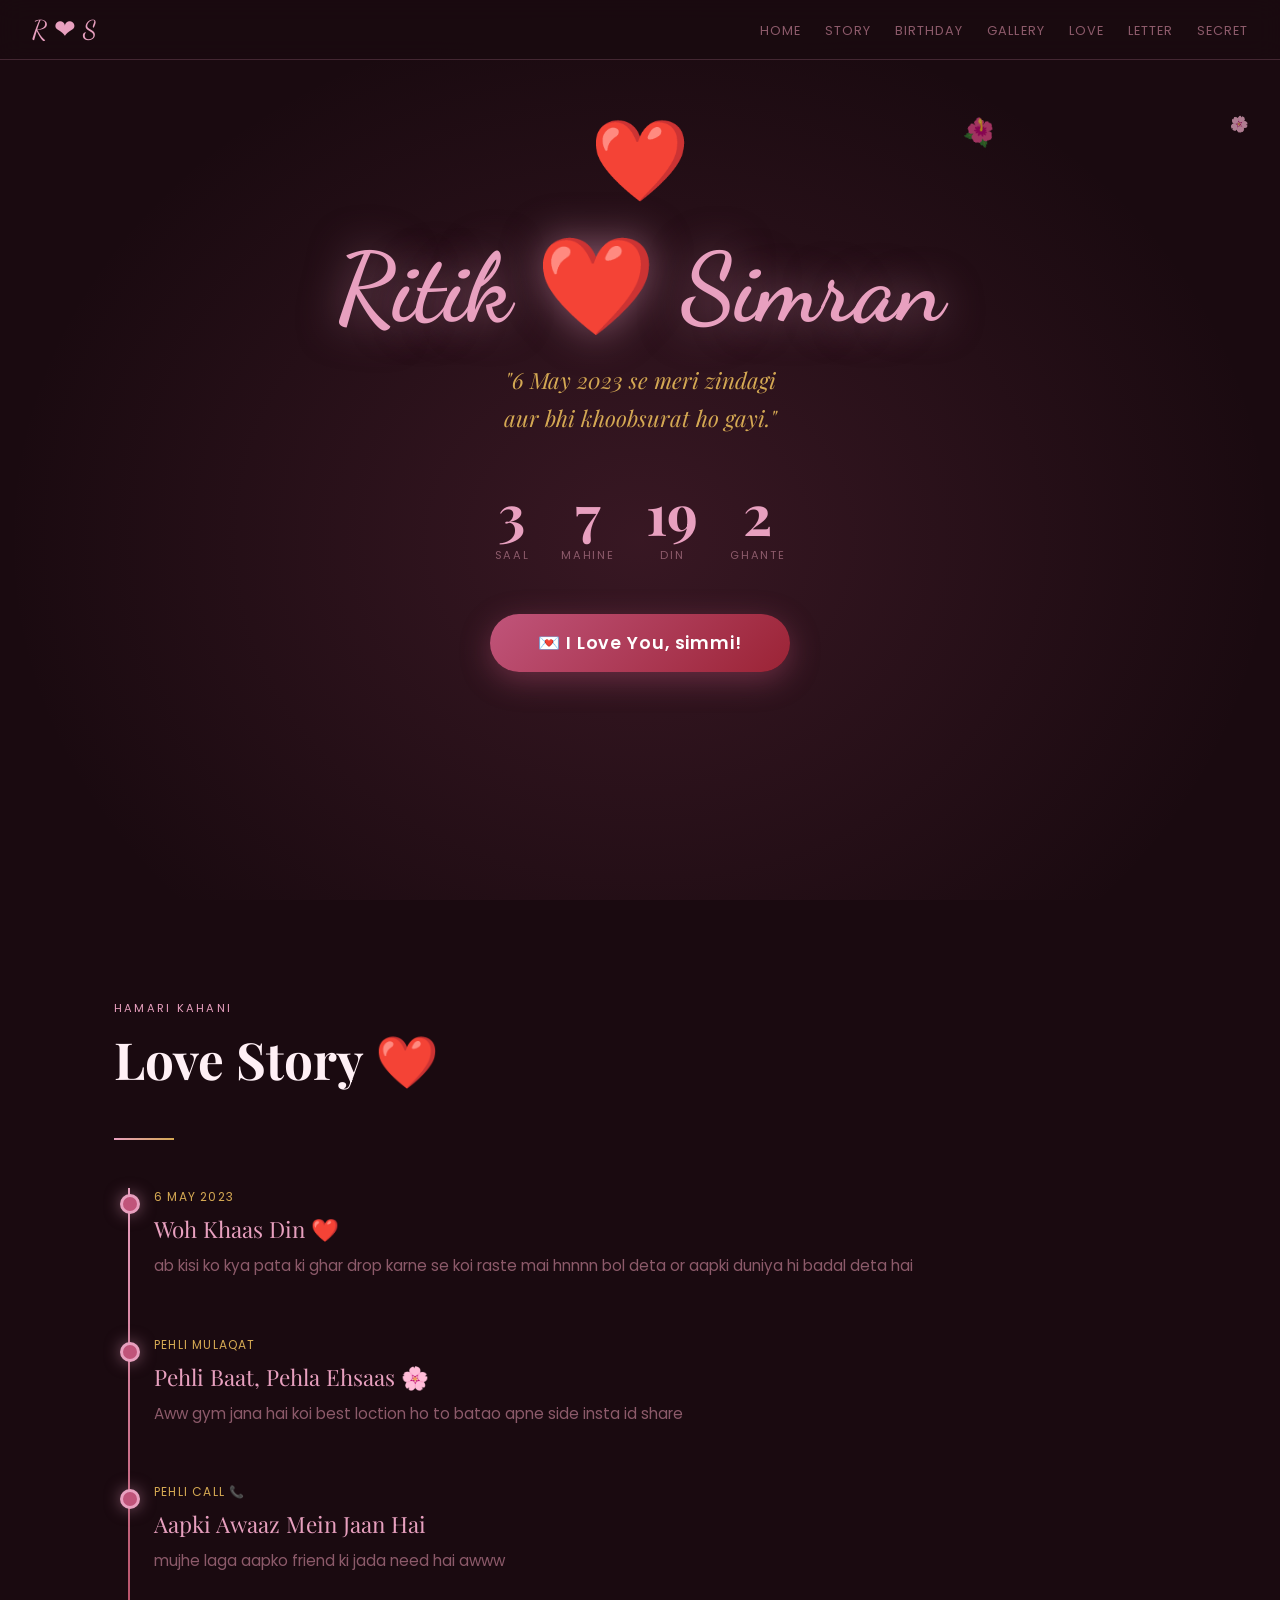
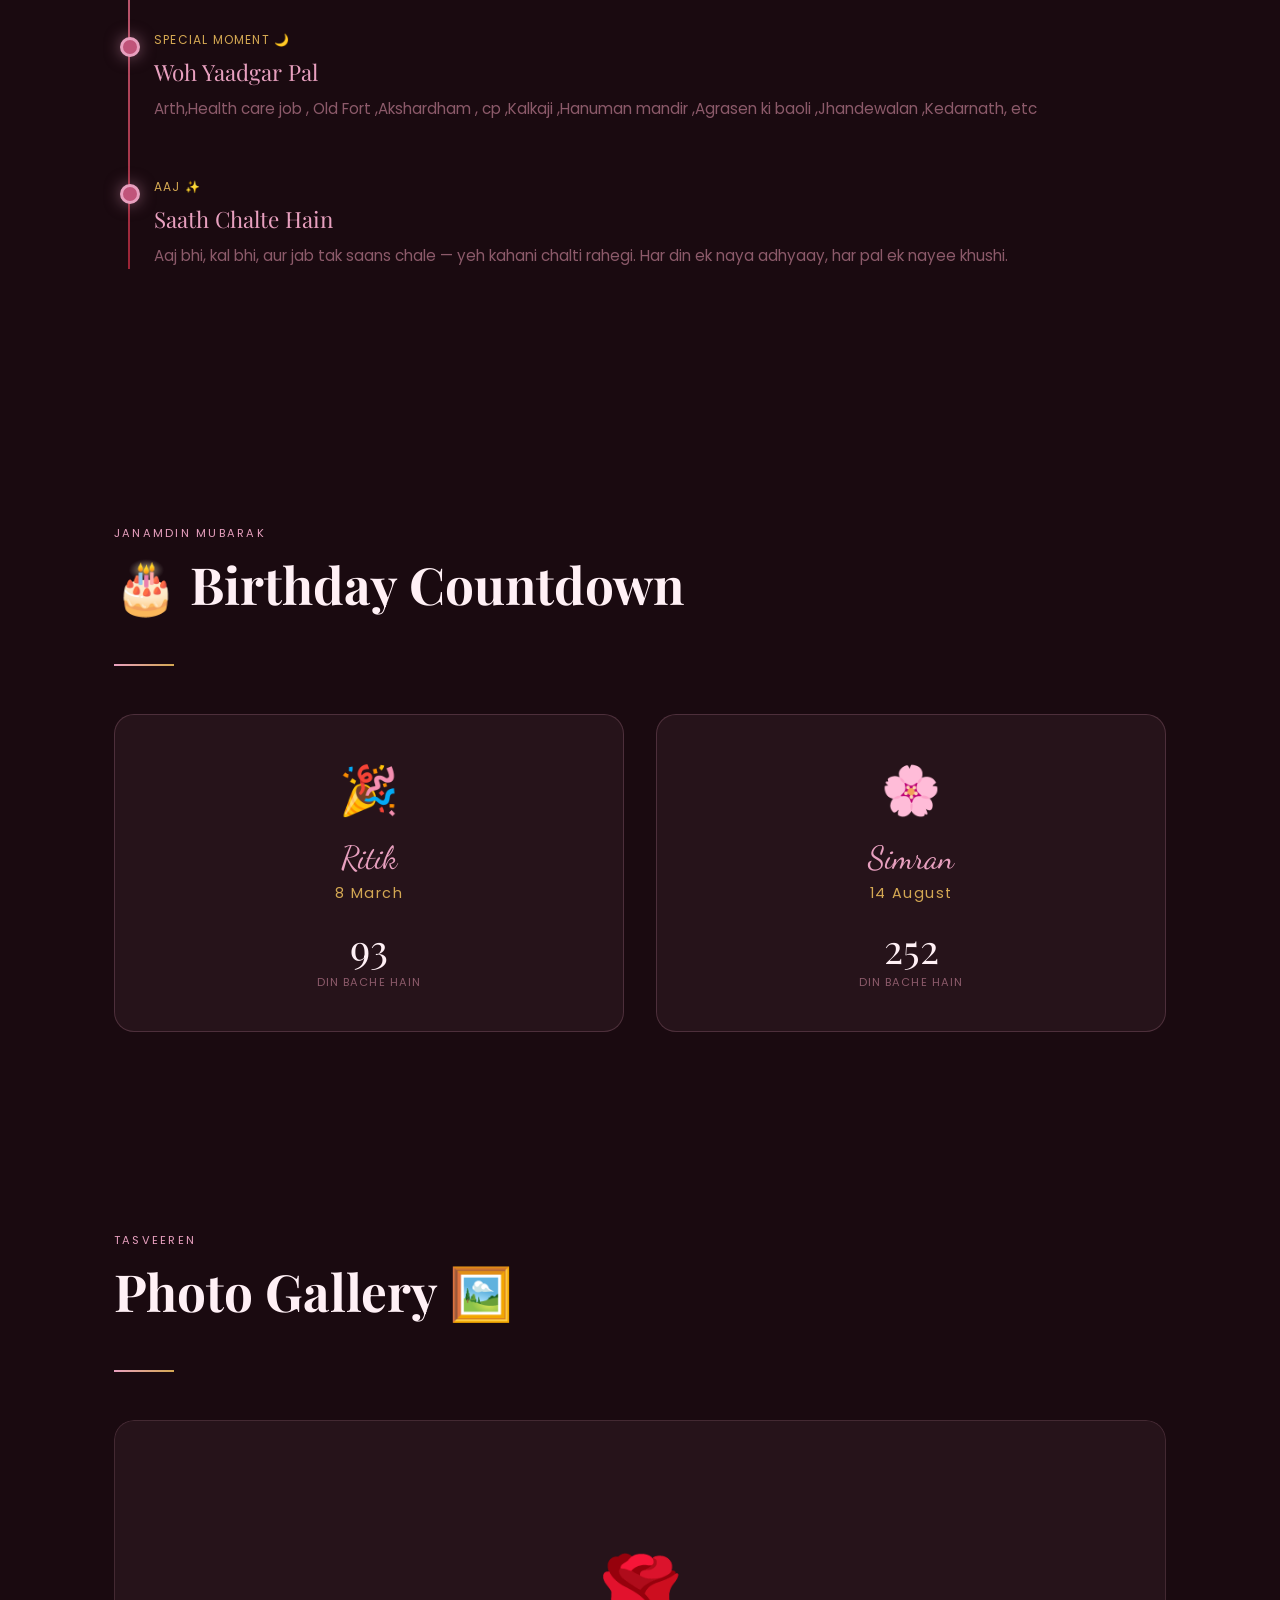
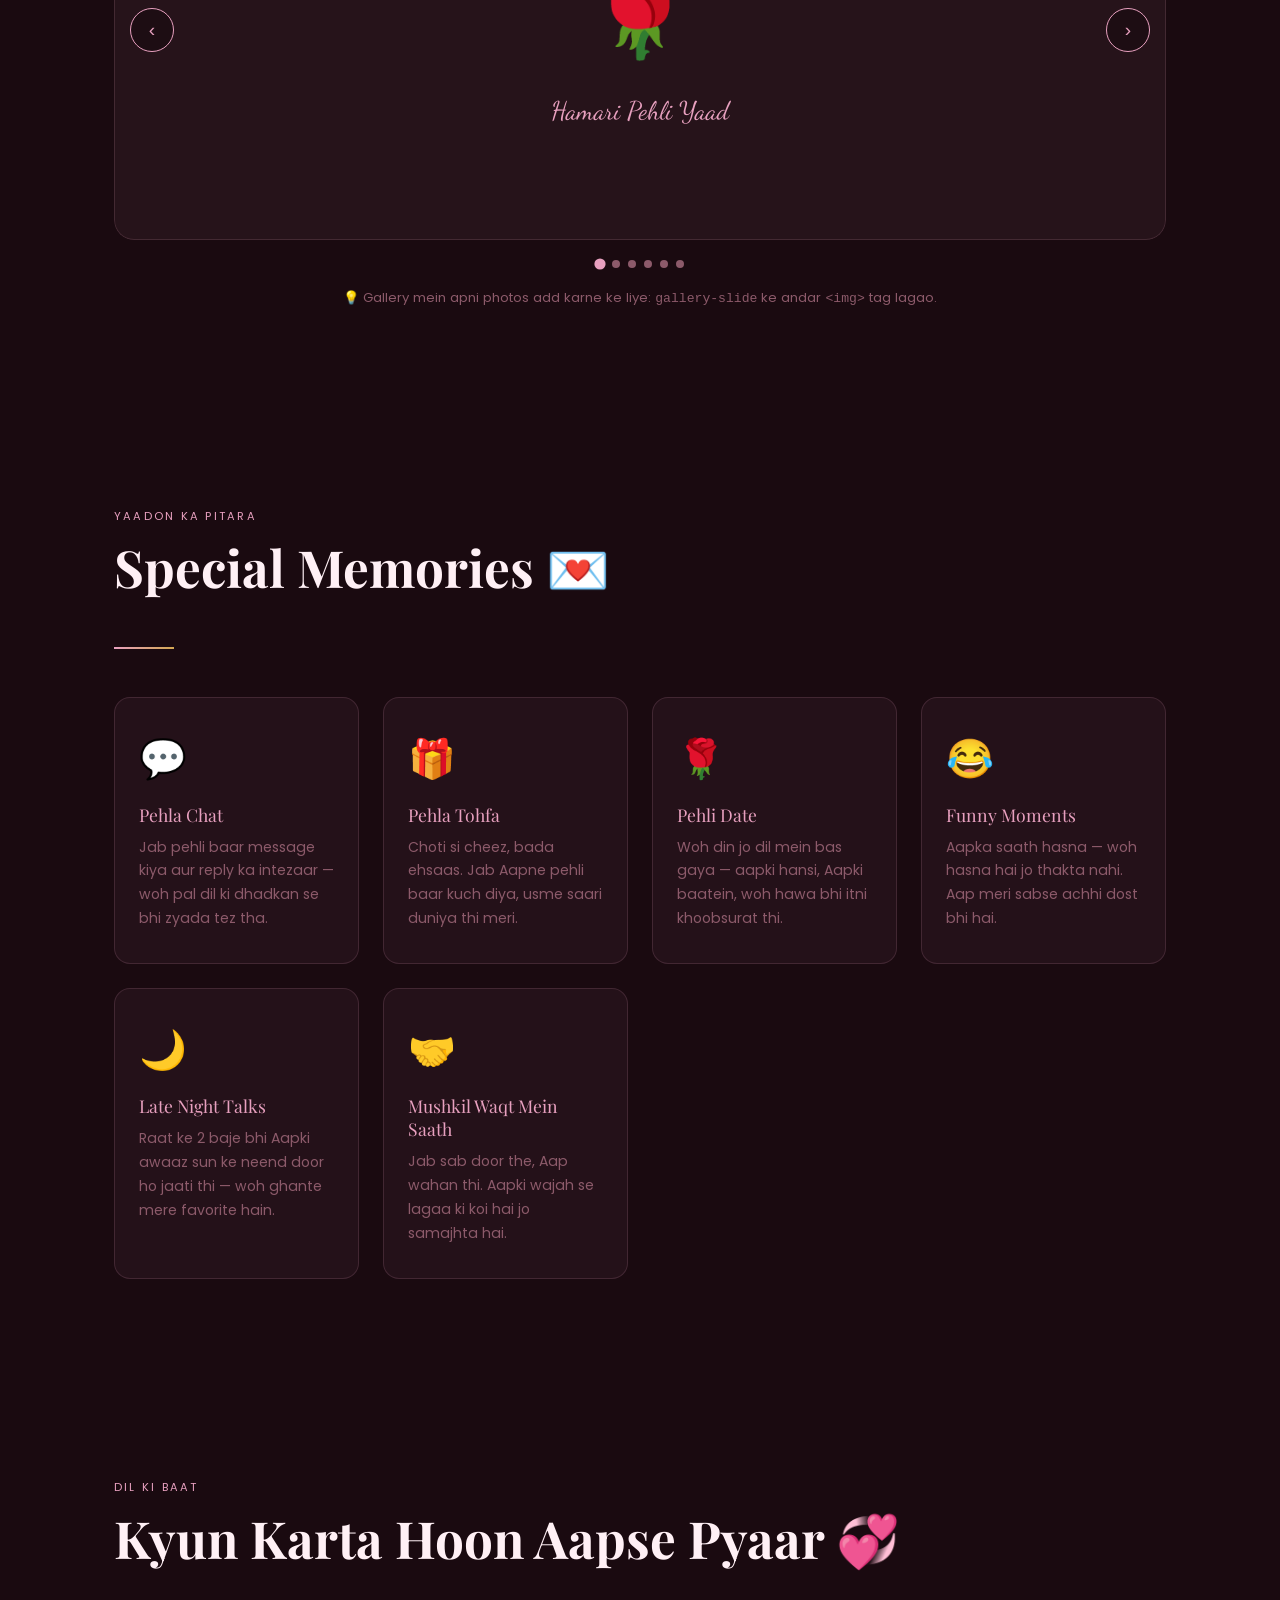
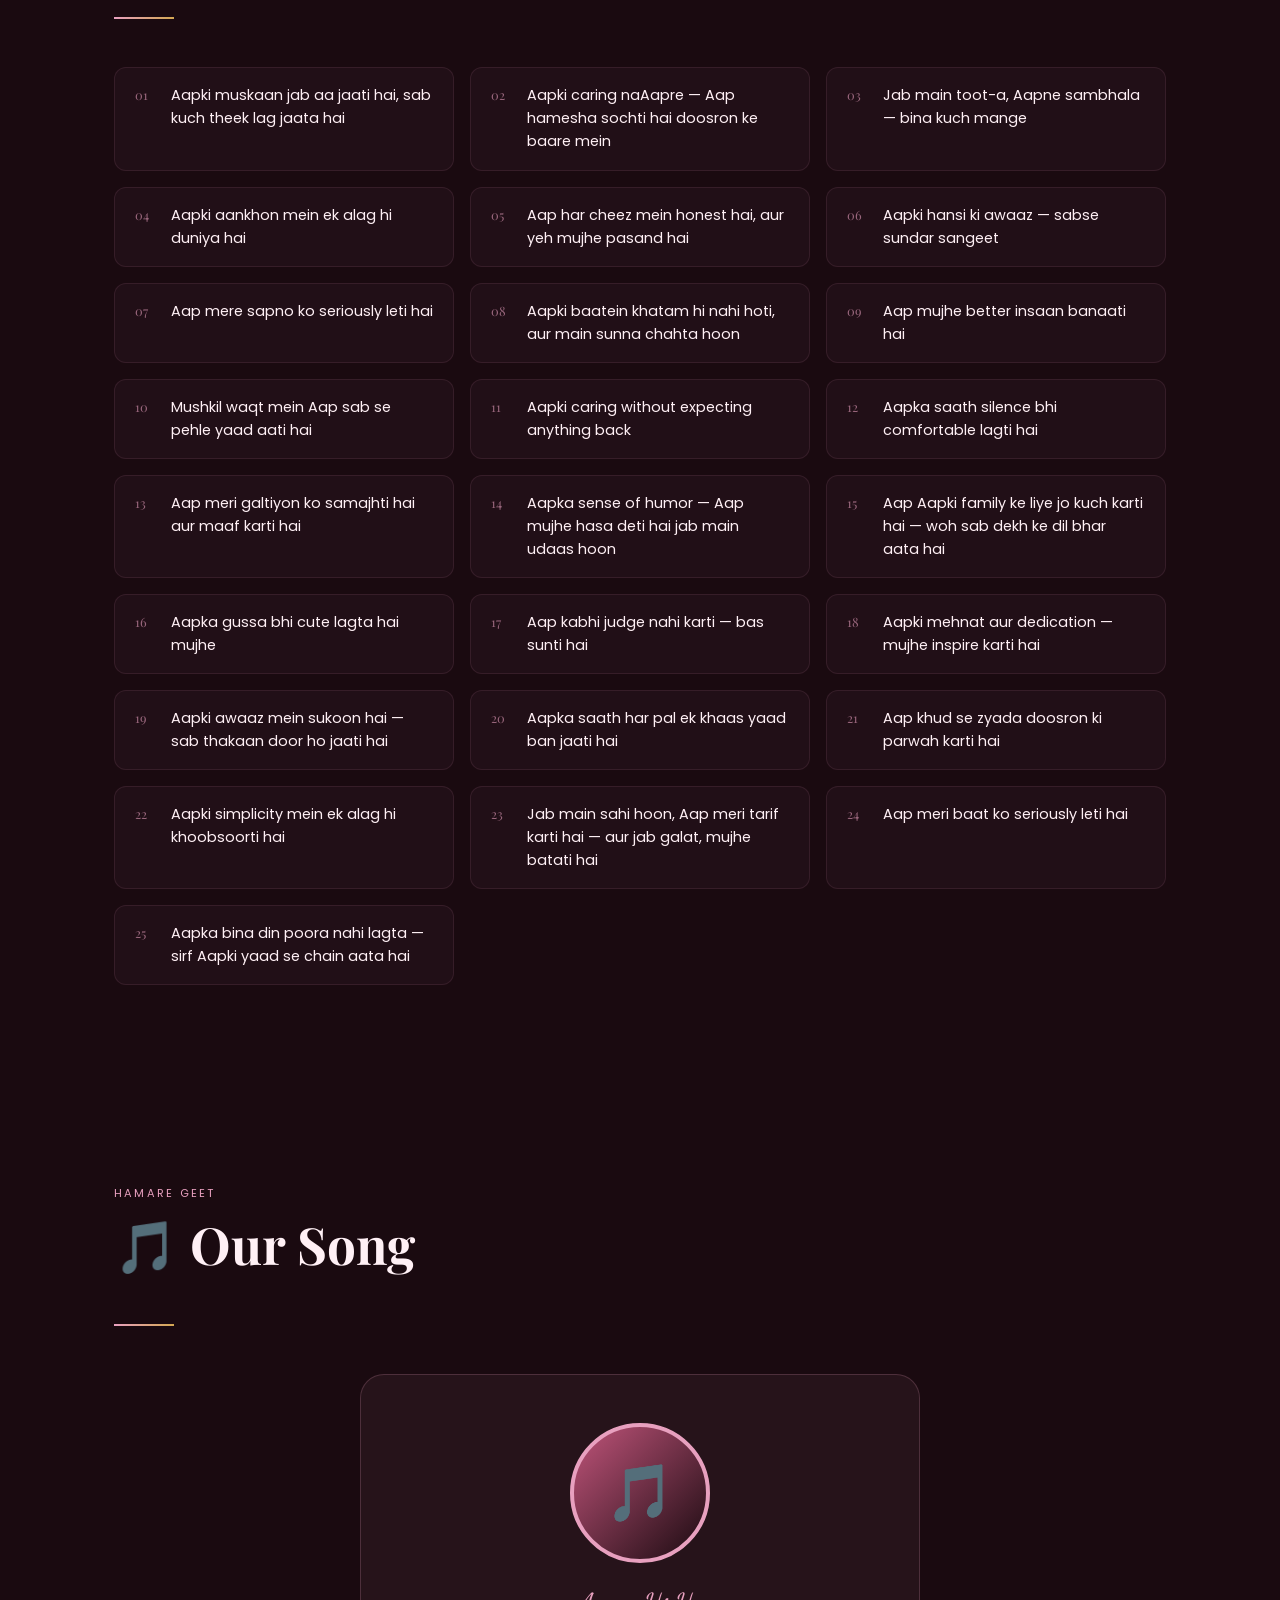
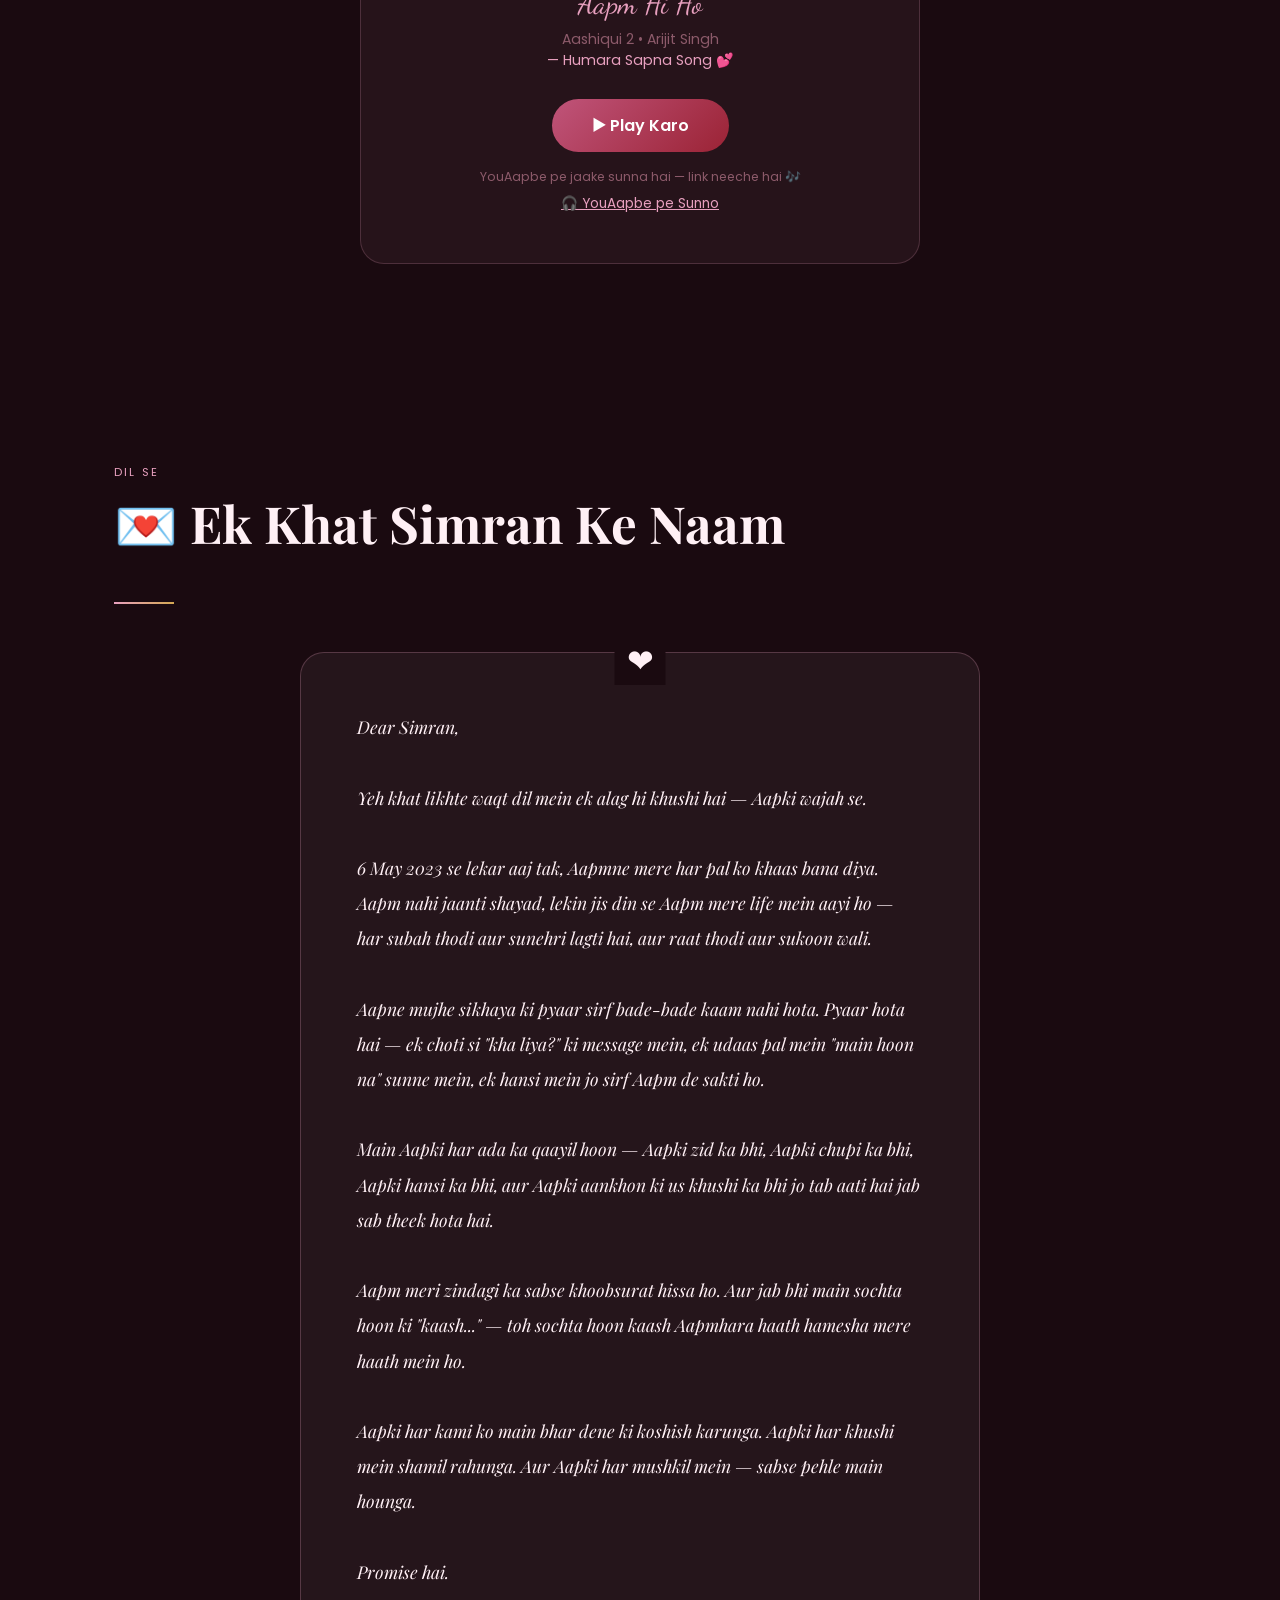
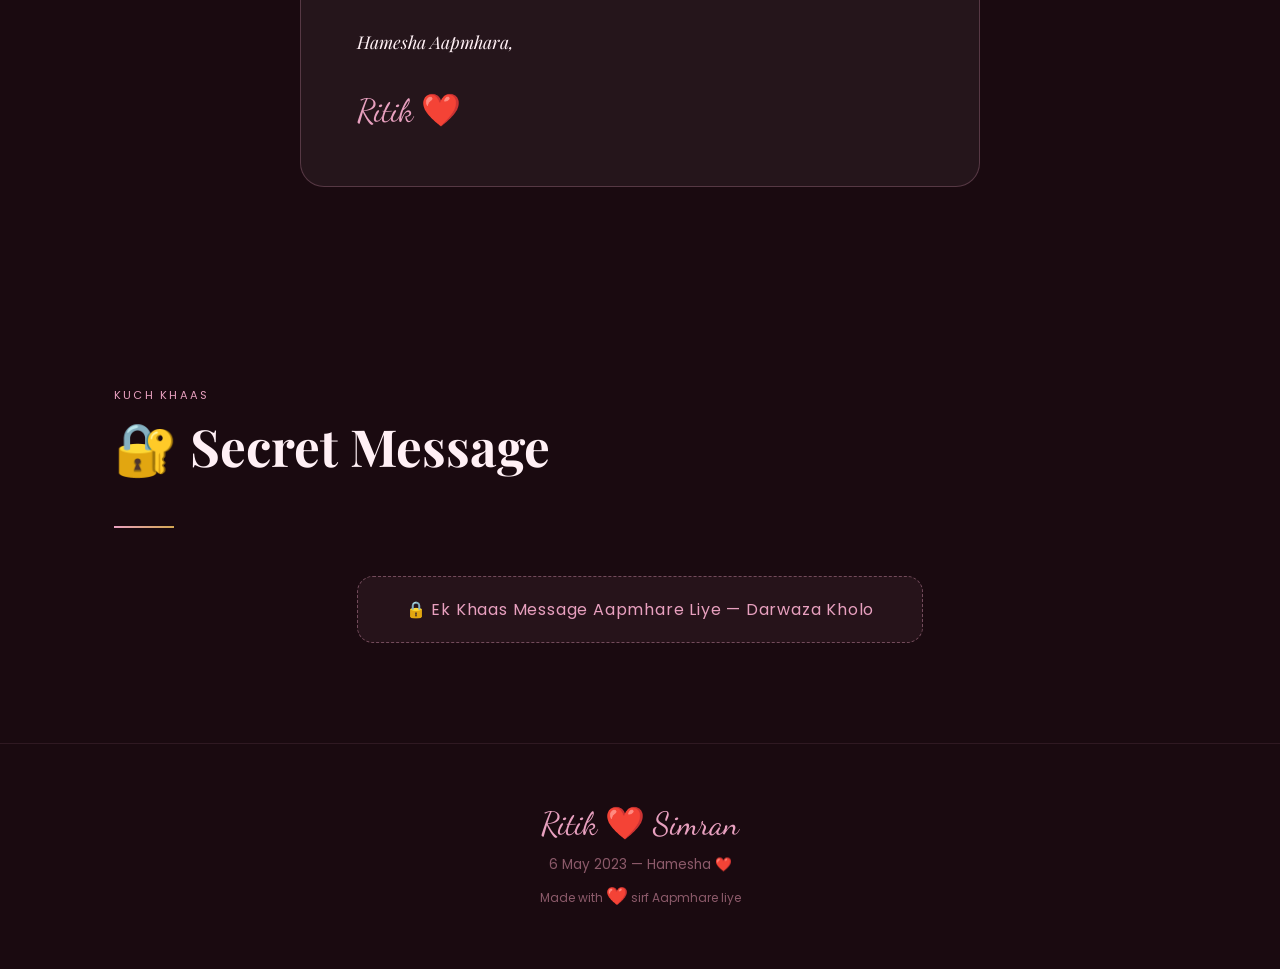
<file: index.html>
<!DOCTYPE html>
<html lang="hi">
<head>
<meta charset="UTF-8">
<meta name="viewport" content="width=device-width, initial-scale=1.0">
<title> bhundhu ❤️ gullu</title>
<link href="https://fonts.googleapis.com/css2?family=Playfair+Display:ital,wght@0,400;0,700;1,400&family=Poppins:wght@300;400;500;600&family=Dancing+Script:wght@600;700&display=swap" rel="stylesheet">
<link rel="stylesheet" href="style.css">
</head>
<body>

<!-- Falling roses canvas -->
<canvas id="roses-canvas"></canvas>

<!-- ═══ NAV ═══ -->
<nav>
  <span class="nav-brand">R ❤ S</span>
  <ul class="nav-links">
    <li><a href="#home">Home</a></li>
    <li><a href="#story">Story</a></li>
    <li><a href="#birthday">Birthday</a></li>
    <li><a href="#gallery">Gallery</a></li>
    <li><a href="#reasons">Love</a></li>
    <li><a href="#letter">Letter</a></li>
    <li><a href="#secret">Secret</a></li>
  </ul>
</nav>

<!-- ═══ HERO ═══ -->
<section id="home" style="max-width:100%;padding-top:0;">
  <span class="hero-heart">❤️</span>
  <h1 class="hero-title">Ritik ❤️ Simran</h1>
  <p class="hero-sub">
    "6 May 2023 se meri zindagi<br>aur bhi khoobsurat ho gayi."
  </p>

  <div class="counter-box">
    <div class="counter-item">
      <span class="counter-num" id="cnt-years">0</span>
      <span class="counter-label">Saal</span>
    </div>
    <div class="counter-item">
      <span class="counter-num" id="cnt-months">0</span>
      <span class="counter-label">Mahine</span>
    </div>
    <div class="counter-item">
      <span class="counter-num" id="cnt-days">0</span>
      <span class="counter-label">Din</span>
    </div>
    <div class="counter-item">
      <span class="counter-num" id="cnt-hours">0</span>
      <span class="counter-label">Ghante</span>
    </div>
  </div>

  <button class="love-btn" onclick="sendLove()">💌 I Love You, simmi!</button>
  <div id="love-msg"></div>
</section>

<!-- ═══ LOVE STORY ═══ -->
<section id="story">
  <span class="section-eyebrow">Hamari Kahani</span>
  <h2 class="section-title">Love Story ❤️</h2>
  <div class="section-divider"></div>

  <div class="timeline">
    <div class="timeline-item reveal">
      <div class="timeline-dot"></div>
      <div class="timeline-date">6 May 2023</div>
      <div class="timeline-title">Woh Khaas Din ❤️</div>
      <p class="timeline-desc">ab kisi ko kya pata ki ghar drop karne se koi raste mai  hnnnn bol deta or aapki duniya hi badal deta hai </p>
    </div>

    <div class="timeline-item reveal">
      <div class="timeline-dot"></div>
      <div class="timeline-date">Pehli Mulaqat</div>
      <div class="timeline-title">Pehli Baat, Pehla Ehsaas 🌸</div>
      <p class="timeline-desc">Aww gym jana hai koi best loction ho to batao  apne  side insta id  share</p>
    </div>

    <div class="timeline-item reveal">
      <div class="timeline-dot"></div>
      <div class="timeline-date">Pehli Call 📞</div>
      <div class="timeline-title">Aapki Awaaz Mein Jaan Hai</div>
      <p class="timeline-desc">mujhe laga aapko friend ki  jada need hai awww </p>
    </div>

    <div class="timeline-item reveal">
      <div class="timeline-dot"></div>
      <div class="timeline-date">Special Moment 🌙</div>
      <div class="timeline-title">Woh Yaadgar Pal</div>
      <p class="timeline-desc">Arth,Health care job , Old Fort ,Akshardham , cp ,Kalkaji ,Hanuman mandir ,Agrasen ki baoli ,Jhandewalan ,Kedarnath, etc</p>
    </div>

    <div class="timeline-item reveal">
      <div class="timeline-dot"></div>
      <div class="timeline-date">Aaj ✨</div>
      <div class="timeline-title">Saath Chalte Hain</div>
      <p class="timeline-desc">Aaj bhi, kal bhi, aur jab tak saans chale — yeh kahani chalti rahegi. Har din ek naya adhyaay, har pal ek nayee khushi.</p>
    </div>
  </div>
</section>

<!-- ═══ BIRTHDAY ═══ -->
<section id="birthday">
  <span class="section-eyebrow">Janamdin Mubarak</span>
  <h2 class="section-title">🎂 Birthday Countdown</h2>
  <div class="section-divider"></div>

  <div class="bday-grid reveal">
    <div class="bday-card">
      <span class="bday-emoji">🎉</span>
      <div class="bday-name">Ritik</div>
      <div class="bday-date">8 March</div>
      <div class="bday-countdown" id="ritik-days">—</div>
      <div class="bday-countdown-label">Din Bache Hain</div>
    </div>
    <div class="bday-card">
      <span class="bday-emoji">🌸</span>
      <div class="bday-name">Simran</div>
      <div class="bday-date">14 August</div>
      <div class="bday-countdown" id="simran-days">—</div>
      <div class="bday-countdown-label">Din Bache Hain</div>
    </div>
  </div>
</section>

<!-- ═══ GALLERY ═══ -->
<section id="gallery">
  <span class="section-eyebrow">Tasveeren</span>
  <h2 class="section-title">Photo Gallery 🖼️</h2>
  <div class="section-divider"></div>

  <div class="gallery-wrapper reveal">
    <div class="gallery-track" id="gallery-track">
      <div class="gallery-slide"><span>🌹</span><span class="gallery-caption">Hamari Pehli Yaad</span></div>
      <div class="gallery-slide"><span>💕</span><span class="gallery-caption">Khushiyan Saath Mein</span></div>
      <div class="gallery-slide"><span>🌸</span><span class="gallery-caption">aapki Muskaan</span></div>
      <div class="gallery-slide"><span>✨</span><span class="gallery-caption">Special Moments</span></div>
      <div class="gallery-slide"><span>🌙</span><span class="gallery-caption">Raat Ki Baat</span></div>
      <div class="gallery-slide"><span>💝</span><span class="gallery-caption">Hamesha Saath</span></div>
    </div>
    <button class="gallery-nav gallery-prev" onclick="galleryMove(-1)">‹</button>
    <button class="gallery-nav gallery-next" onclick="galleryMove(1)">›</button>
  </div>
  <div class="gallery-dots" id="gallery-dots"></div>
  <p style="text-align:center;color:var(--muted);font-size:0.82rem;margin-top:20px;">
    💡 Gallery mein apni photos add karne ke liye: <code>gallery-slide</code> ke andar <code>&lt;img&gt;</code> tag lagao.
  </p>
</section>

<!-- ═══ MEMORIES ═══ -->
<section id="memories">
  <span class="section-eyebrow">Yaadon Ka Pitara</span>
  <h2 class="section-title">Special Memories 💌</h2>
  <div class="section-divider"></div>

  <div class="memories-grid">
    <div class="memory-card reveal">
      <span class="memory-icon">💬</span>
      <div class="memory-title">Pehla Chat</div>
      <p class="memory-text">Jab pehli baar message kiya aur reply ka intezaar — woh pal dil ki dhadkan se bhi zyada tez tha.</p>
    </div>
    <div class="memory-card reveal">
      <span class="memory-icon">🎁</span>
      <div class="memory-title">Pehla Tohfa</div>
      <p class="memory-text">Choti si cheez, bada ehsaas. Jab Aapne pehli baar kuch diya, usme saari duniya thi meri.</p>
    </div>
    <div class="memory-card reveal">
      <span class="memory-icon">🌹</span>
      <div class="memory-title">Pehli Date</div>
      <p class="memory-text">Woh din jo dil mein bas gaya — aapki hansi, Aapki baatein, woh hawa bhi itni khoobsurat thi.</p>
    </div>
    <div class="memory-card reveal">
      <span class="memory-icon">😂</span>
      <div class="memory-title">Funny Moments</div>
      <p class="memory-text">Aapka saath hasna — woh hasna hai jo thakta nahi. Aap meri sabse achhi dost bhi hai.</p>
    </div>
    <div class="memory-card reveal">
      <span class="memory-icon">🌙</span>
      <div class="memory-title">Late Night Talks</div>
      <p class="memory-text">Raat ke 2 baje bhi Aapki awaaz sun ke neend door ho jaati thi — woh ghante mere favorite hain.</p>
    </div>
    <div class="memory-card reveal">
      <span class="memory-icon">🤝</span>
      <div class="memory-title">Mushkil Waqt Mein Saath</div>
      <p class="memory-text">Jab sab door the, Aap wahan thi. Aapki wajah se lagaa ki koi hai jo samajhta hai.</p>
    </div>
  </div>
</section>

<!-- ═══ REASONS ═══ -->
<section id="reasons">
  <span class="section-eyebrow">Dil Ki Baat</span>
  <h2 class="section-title">Kyun Karta Hoon Aapse Pyaar 💞</h2>
  <div class="section-divider"></div>

  <div class="reasons-grid reveal">
    <div class="reason-item"><span class="reason-num">01</span><span class="reason-text">Aapki muskaan jab aa jaati hai, sab kuch theek lag jaata hai</span></div>
    <div class="reason-item"><span class="reason-num">02</span><span class="reason-text">Aapki caring naAapre — Aap hamesha sochti hai doosron ke baare mein</span></div>
    <div class="reason-item"><span class="reason-num">03</span><span class="reason-text">Jab main toot-a, Aapne sambhala — bina kuch mange</span></div>
    <div class="reason-item"><span class="reason-num">04</span><span class="reason-text">Aapki aankhon mein ek alag hi duniya hai</span></div>
    <div class="reason-item"><span class="reason-num">05</span><span class="reason-text">Aap har cheez mein honest hai, aur yeh mujhe pasand hai</span></div>
    <div class="reason-item"><span class="reason-num">06</span><span class="reason-text">Aapki hansi ki awaaz — sabse sundar sangeet</span></div>
    <div class="reason-item"><span class="reason-num">07</span><span class="reason-text">Aap mere sapno ko seriously leti hai</span></div>
    <div class="reason-item"><span class="reason-num">08</span><span class="reason-text">Aapki baatein khatam hi nahi hoti, aur main sunna chahta hoon</span></div>
    <div class="reason-item"><span class="reason-num">09</span><span class="reason-text">Aap mujhe better insaan banaati hai</span></div>
    <div class="reason-item"><span class="reason-num">10</span><span class="reason-text">Mushkil waqt mein Aap sab se pehle yaad aati hai</span></div>
    <div class="reason-item"><span class="reason-num">11</span><span class="reason-text">Aapki caring without expecting anything back</span></div>
    <div class="reason-item"><span class="reason-num">12</span><span class="reason-text">Aapka saath silence bhi comfortable lagti hai</span></div>
    <div class="reason-item"><span class="reason-num">13</span><span class="reason-text">Aap meri galtiyon ko samajhti hai aur maaf karti hai</span></div>
    <div class="reason-item"><span class="reason-num">14</span><span class="reason-text">Aapka sense of humor — Aap mujhe hasa deti hai jab main udaas hoon</span></div>
    <div class="reason-item"><span class="reason-num">15</span><span class="reason-text">Aap Aapki family ke liye jo kuch karti hai — woh sab dekh ke dil bhar aata hai</span></div>
    <div class="reason-item"><span class="reason-num">16</span><span class="reason-text">Aapka gussa bhi cute lagta hai mujhe</span></div>
    <div class="reason-item"><span class="reason-num">17</span><span class="reason-text">Aap kabhi judge nahi karti — bas sunti hai</span></div>
    <div class="reason-item"><span class="reason-num">18</span><span class="reason-text">Aapki mehnat aur dedication — mujhe inspire karti hai</span></div>
    <div class="reason-item"><span class="reason-num">19</span><span class="reason-text">Aapki awaaz mein sukoon hai — sab thakaan door ho jaati hai</span></div>
    <div class="reason-item"><span class="reason-num">20</span><span class="reason-text">Aapka saath har pal ek khaas yaad ban jaati hai</span></div>
    <div class="reason-item"><span class="reason-num">21</span><span class="reason-text">Aap khud se zyada doosron ki parwah karti hai</span></div>
    <div class="reason-item"><span class="reason-num">22</span><span class="reason-text">Aapki simplicity mein ek alag hi khoobsoorti hai</span></div>
    <div class="reason-item"><span class="reason-num">23</span><span class="reason-text">Jab main sahi hoon, Aap meri tarif karti hai — aur jab galat, mujhe batati hai</span></div>
    <div class="reason-item"><span class="reason-num">24</span><span class="reason-text">Aap meri baat ko seriously leti hai</span></div>
    <div class="reason-item"><span class="reason-num">25</span><span class="reason-text">Aapka bina din poora nahi lagta — sirf Aapki yaad se chain aata hai</span></div>
  </div>
</section>

<!-- ═══ MUSIC ═══ -->
<section id="music">
  <span class="section-eyebrow">Hamare Geet</span>
  <h2 class="section-title">🎵 Our Song</h2>
  <div class="section-divider"></div>

  <div class="music-box reveal">
    <div class="music-disc" id="music-disc">🎵</div>
    <div class="music-title">Aapm Hi Ho</div>
    <p class="music-sub">Aashiqui 2 • Arijit Singh<br>
      <span style="color:var(--rose);">— Humara Sapna Song 💕</span>
    </p>
    <button class="music-btn" onclick="toggleMusic()" id="music-btn">▶ Play Karo</button>
    <p style="margin-top:16px;font-size:0.78rem;color:var(--muted);">YouAapbe pe jaake sunna hai — link neeche hai 🎶</p>
    <a href="https://youAap.be/Umqb9KENgmk" target="_blank"
       style="display:inline-block;margin-top:8px;color:var(--rose);font-size:0.85rem;">
      🎧 YouAapbe pe Sunno
    </a>
  </div>
</section>

<!-- ═══ LETTER ═══ -->
<section id="letter">
  <span class="section-eyebrow">Dil Se</span>
  <h2 class="section-title">💌 Ek Khat Simran Ke Naam</h2>
  <div class="section-divider"></div>

  <div class="letter-wrapper reveal">
    <div class="letter-text">Dear Simran,

Yeh khat likhte waqt dil mein ek alag hi khushi hai — Aapki wajah se.

6 May 2023 se lekar aaj tak, Aapmne mere har pal ko khaas bana diya. Aapm nahi jaanti shayad, lekin jis din se Aapm mere life mein aayi ho — har subah thodi aur sunehri lagti hai, aur raat thodi aur sukoon wali.

Aapne mujhe sikhaya ki pyaar sirf bade-bade kaam nahi hota. Pyaar hota hai — ek choti si "kha liya?" ki message mein, ek udaas pal mein "main hoon na" sunne mein, ek hansi mein jo sirf Aapm de sakti ho.

Main Aapki har ada ka qaayil hoon — Aapki zid ka bhi, Aapki chupi ka bhi, Aapki hansi ka bhi, aur Aapki aankhon ki us khushi ka bhi jo tab aati hai jab sab theek hota hai.

Aapm meri zindagi ka sabse khoobsurat hissa ho. Aur jab bhi main sochta hoon ki "kaash..." — toh sochta hoon kaash Aapmhara haath hamesha mere haath mein ho.

Aapki har kami ko main bhar dene ki koshish karunga. Aapki har khushi mein shamil rahunga. Aur Aapki har mushkil mein — sabse pehle main hounga.

Promise hai.

Hamesha Aapmhara,</div>
    <span class="letter-sign">Ritik ❤️</span>
  </div>
</section>

<!-- ═══ SECRET ═══ -->
<section id="secret">
  <span class="section-eyebrow">Kuch Khaas</span>
  <h2 class="section-title">🔐 Secret Message</h2>
  <div class="section-divider"></div>

  <button class="secret-trigger reveal" onclick="openSecret()">
    🔒 Ek Khaas Message Aapmhare Liye — Darwaza Kholo
  </button>
</section>

<!-- SECRET OVERLAY -->
<div id="secret-overlay">
  <div id="secret-lock-screen">
    <span class="secret-lock">🔐</span>
    <div class="secret-title">Secret Page</div>
    <p style="color:var(--muted);margin-bottom:24px;font-size:0.9rem;">Password enter karo, Simran 💕</p>
    <input class="secret-input" type="password" id="secret-pass" placeholder="Password..." maxlength="20">
    <br>
    <div class="secret-err" id="secret-err"></div>
    <button class="love-btn" onclick="checkSecret()" style="margin-bottom:16px;">Unlock ❤️</button>
    <br>
    <button class="secret-close" onclick="closeSecret()">Wapas Jao</button>
    <p style="color:var(--muted);font-size:0.75rem;margin-top:16px;">Hint: Hamari anniversary date (DDMMYYYY)</p>
  </div>

  <div class="secret-content" id="secret-content">
    <span style="font-size:5rem;display:block;margin-bottom:16px;animation:heartbeat 1.4s infinite;">💝</span>
    <h2 style="font-family:'Dancing Script',cursive;font-size:3rem;color:var(--rose);margin-bottom:24px;">Sirf Aapmhare Liye</h2>
    <p class="secret-msg">
      Simran... agar yeh page tak pahunchi ho, toh jaanti ho ki main Aapmse kitna pyaar karta hoon. 🌹<br><br>
      Yeh duniya mein kaafi log hain jo kehte hain "I love you" — main kehna chahta hoon ki Aapmhare bina main adhoora hoon.<br><br>
      Aapmhara chehra jab yaad aata hai, toh dil ko sukoon milta hai. Aapmhari awaaz jab kaan mein padti hai, toh duniya ki sari thakaan door ho jaati hai.<br><br>
      Yeh secret page sirf isliye banaya — taaki ek baar aur bol sakun, bina kisi ko bataye...<br><br>
      <strong style="color:var(--gold);font-size:1.4rem;">Main Aapmse Bahut Pyaar Karta Hoon, Simran. 💕</strong><br><br>
      Hamesha. Har pal. Har janam.
    </p>
    <div style="font-size:3rem;margin-bottom:24px;">🌹💕🌸💝✨</div>
    <button class="secret-close" onclick="closeSecret()">❤️ Wapas Jao</button>
  </div>
</div>

<!-- FOOTER -->
<footer>
  <p style="font-family:'Dancing Script',cursive;font-size:2rem;color:var(--rose);margin-bottom:12px;">Ritik ❤️ Simran</p>
  <p>6 May 2023 — Hamesha ❤️</p>
  <p style="margin-top:8px;font-size:0.75rem;">Made with <span class="footer-heart">❤️</span> sirf Aapmhare liye</p>
</footer>

<script src="script.js"></script>
</body>
</html>
</file>
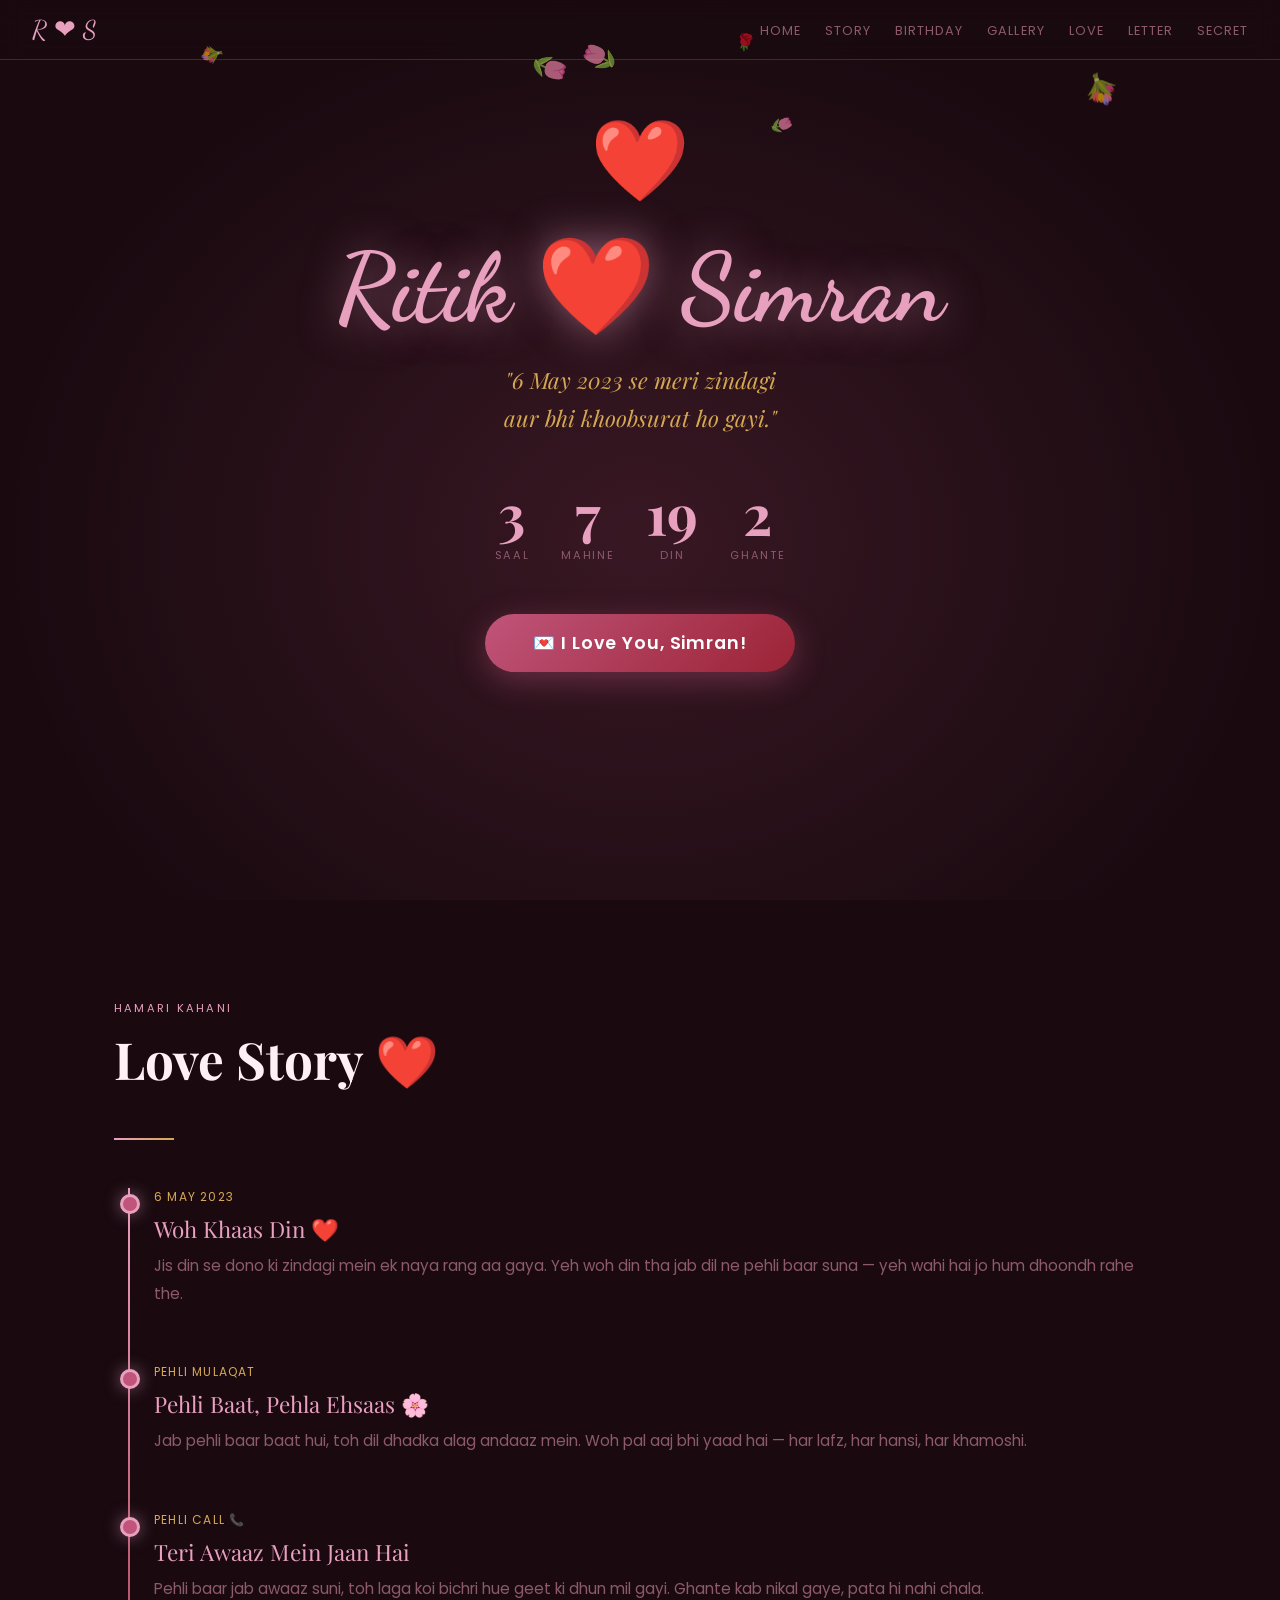
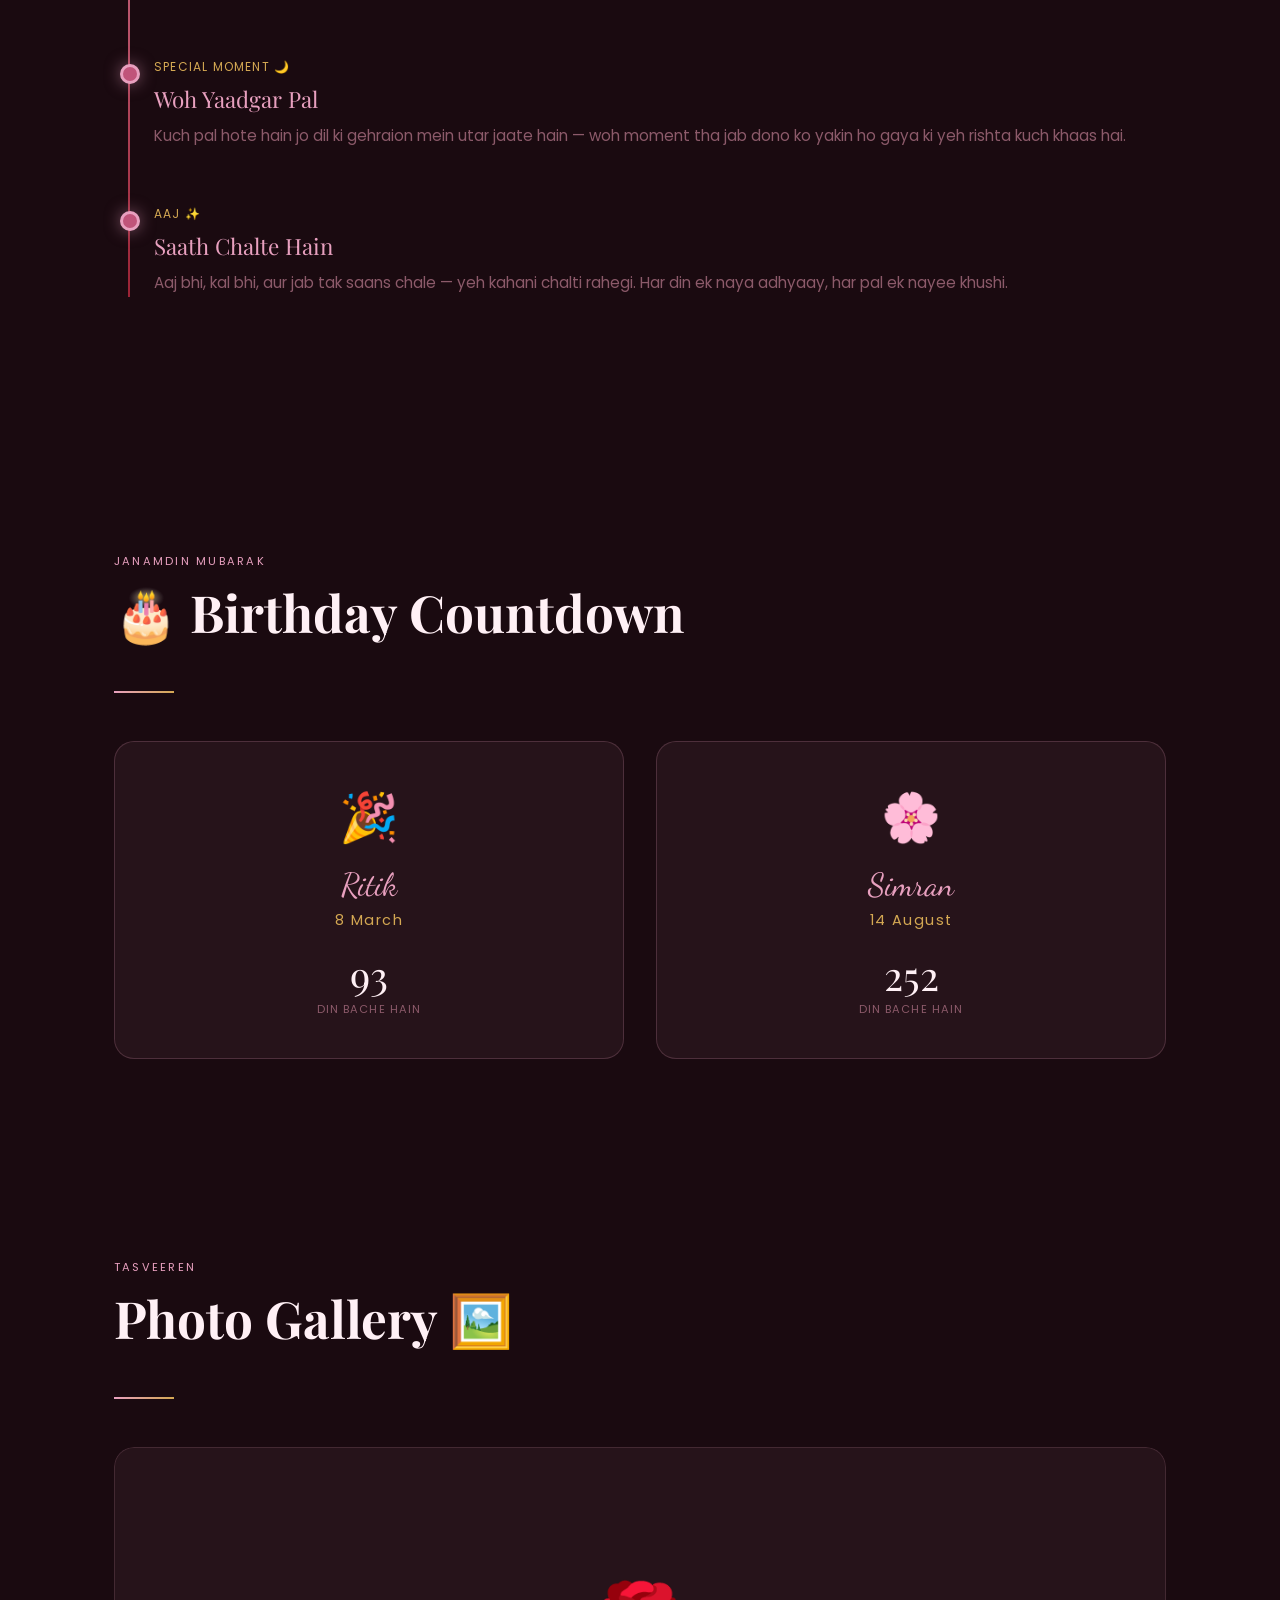
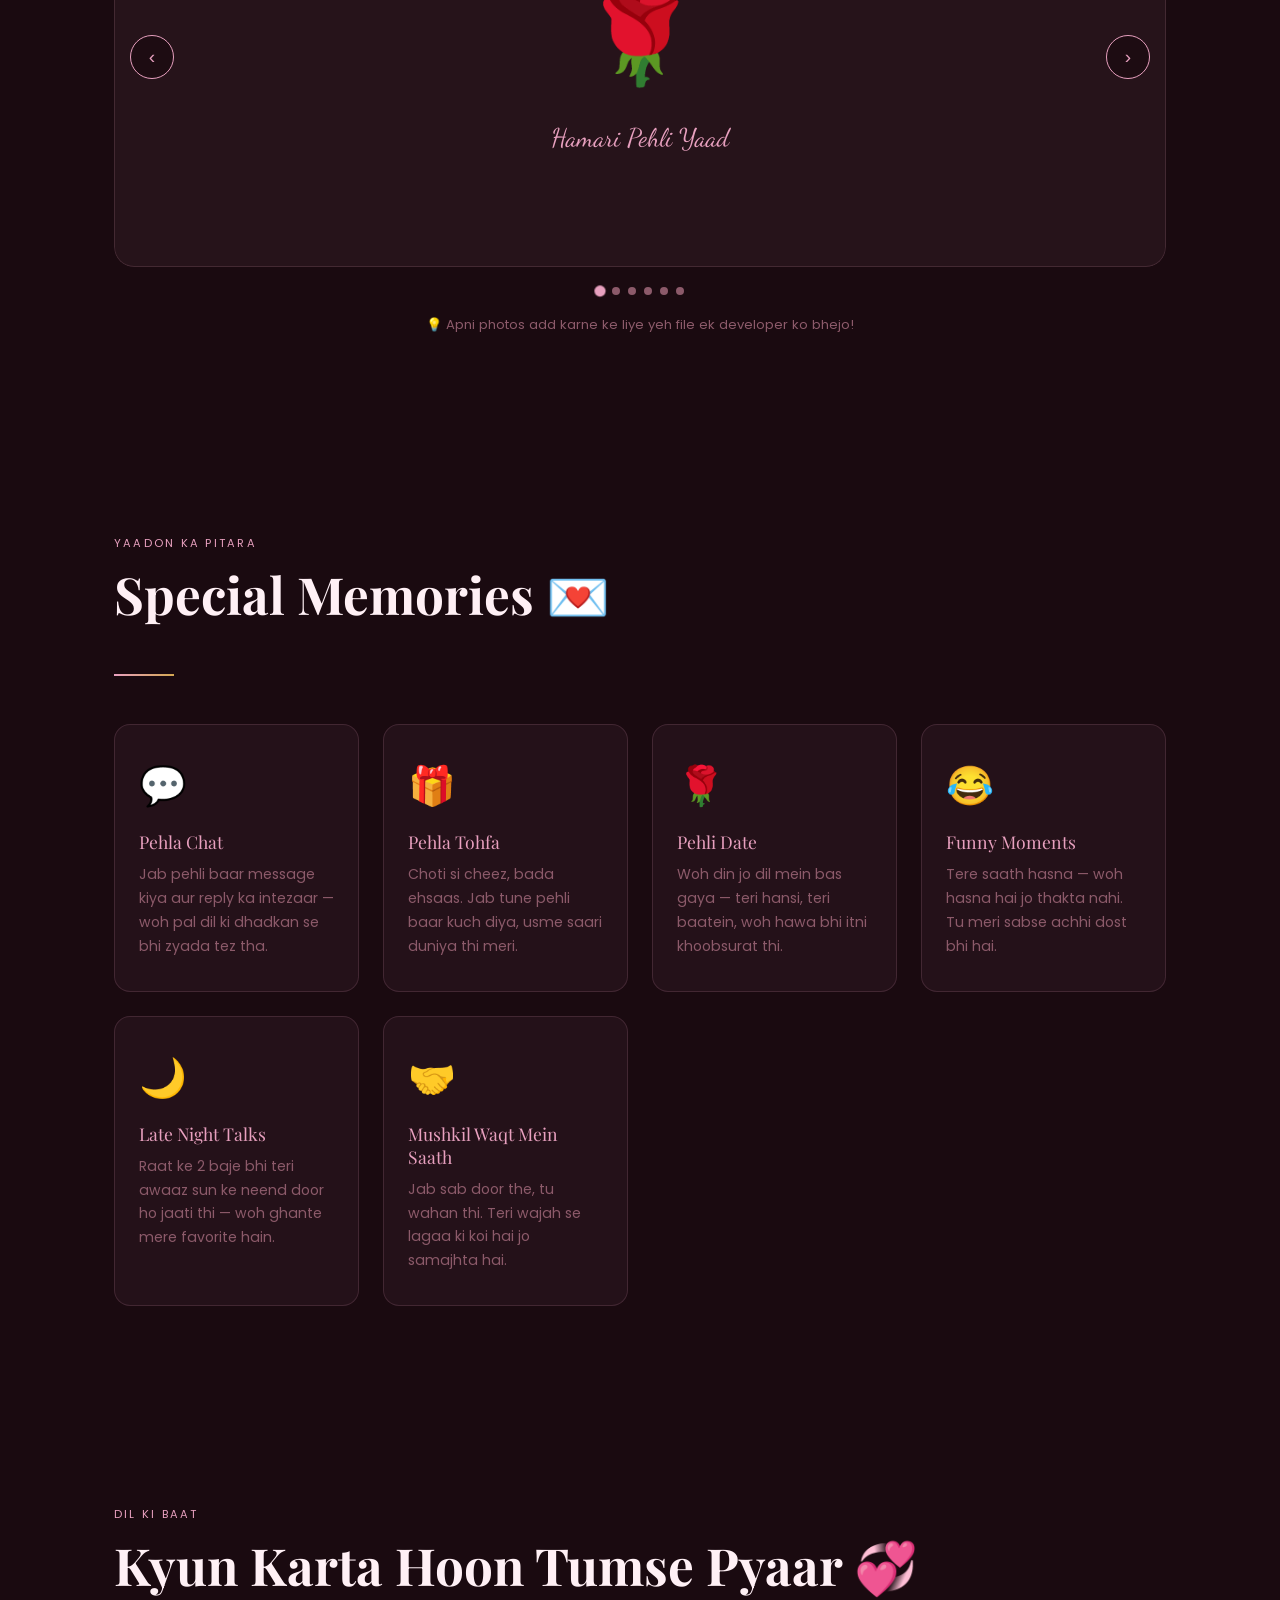
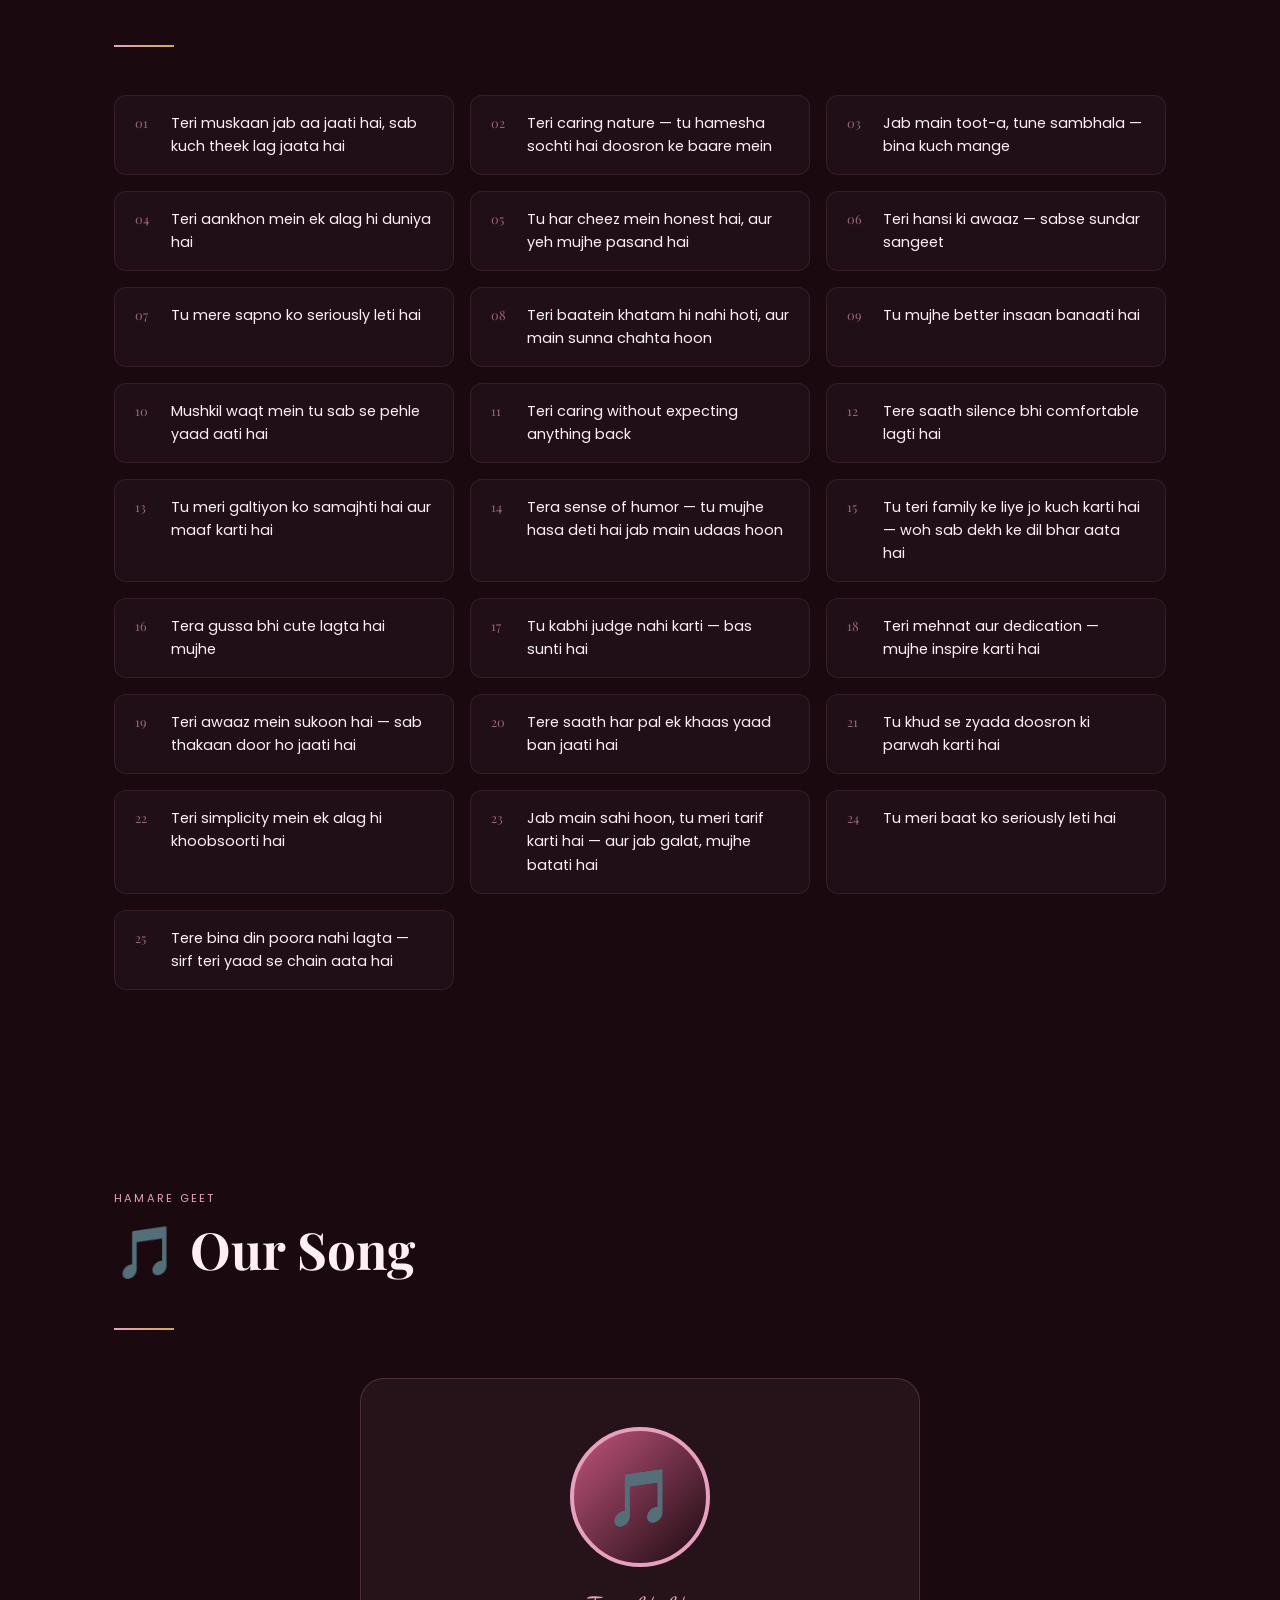
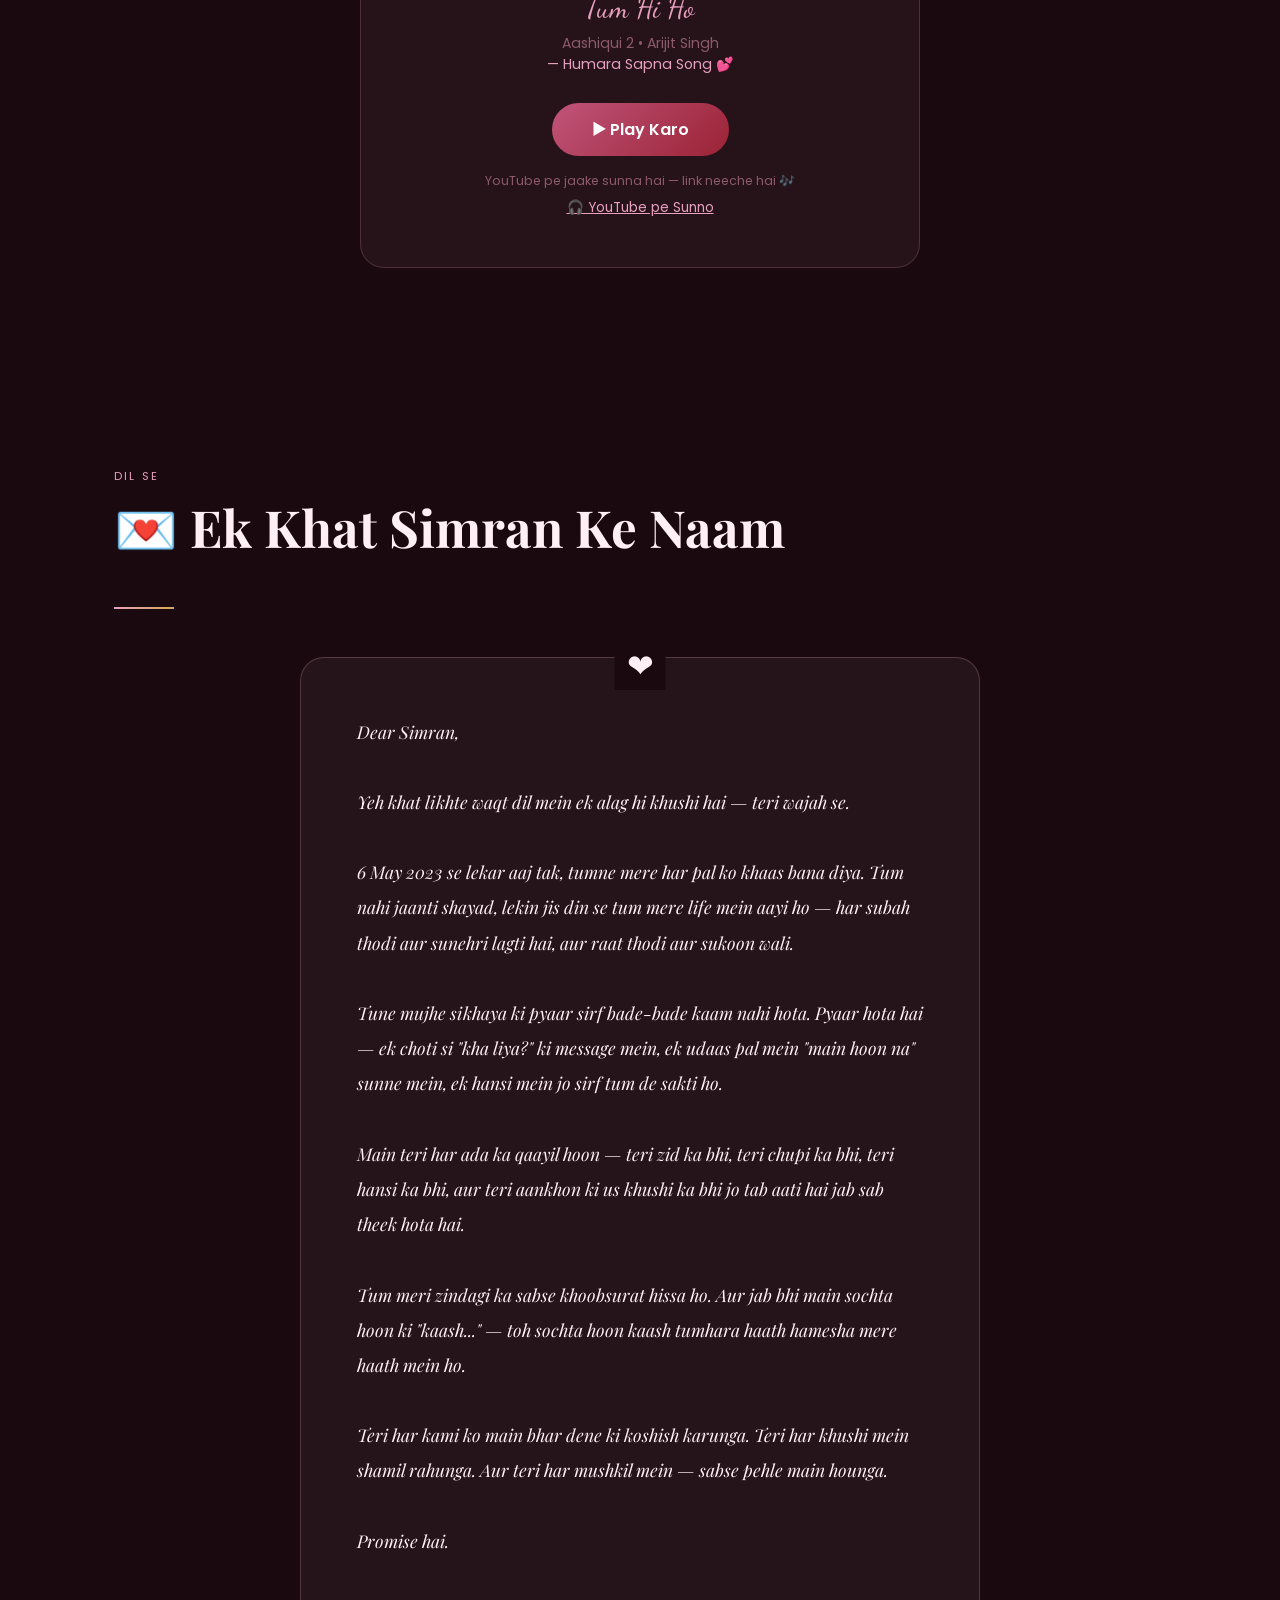
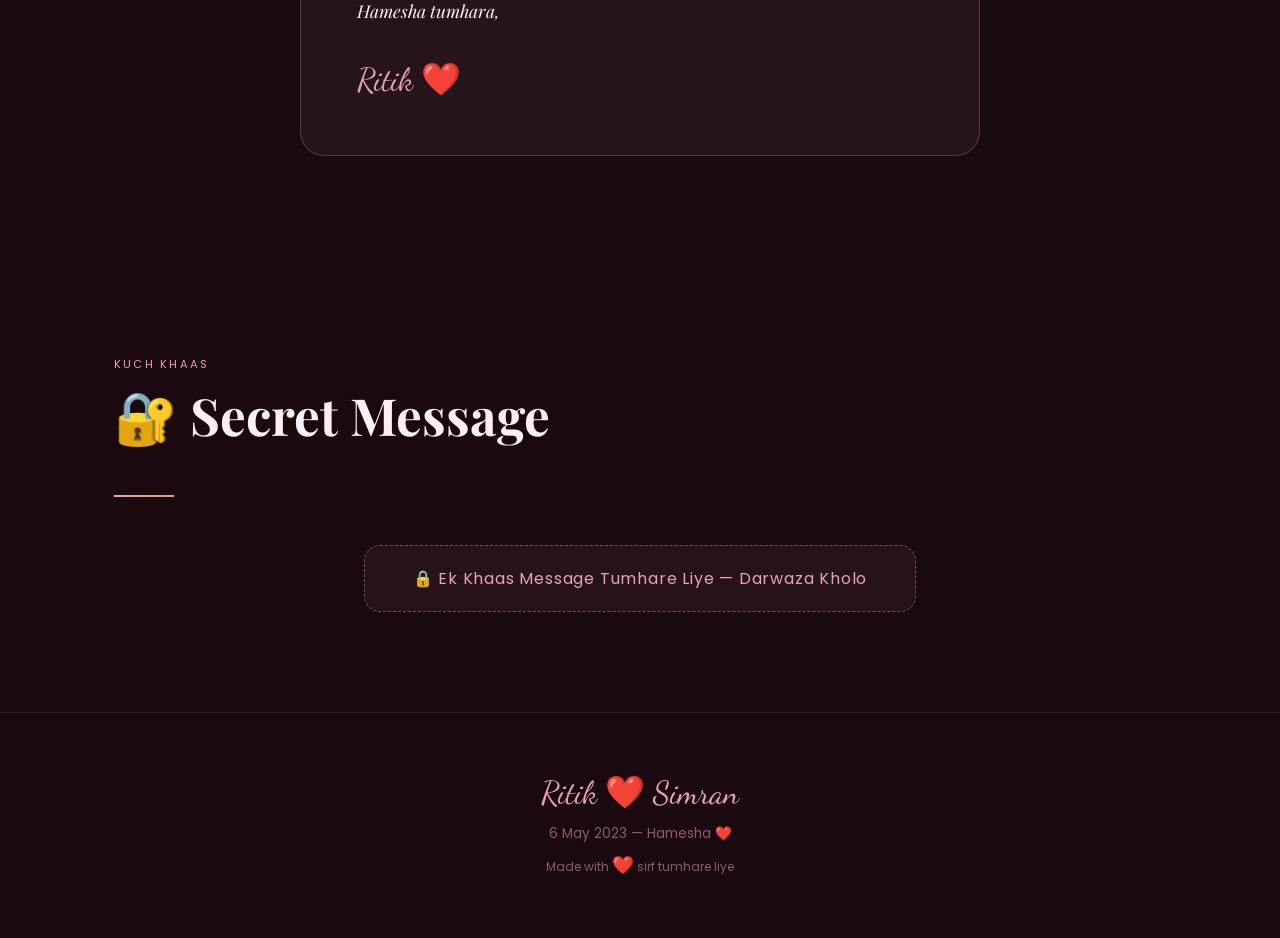
<file: ritik-simran-love.html>
<!DOCTYPE html>
<html lang="hi">
<head>
<meta charset="UTF-8">
<meta name="viewport" content="width=device-width, initial-scale=1.0">
<title>Ritik ❤️ Simran</title>
<link href="https://fonts.googleapis.com/css2?family=Playfair+Display:ital,wght@0,400;0,700;1,400&family=Poppins:wght@300;400;500;600&family=Dancing+Script:wght@600;700&display=swap" rel="stylesheet">
<style>
  :root {
    --rose: #e8a0bf;
    --deep-rose: #c0547a;
    --blush: #fce4ec;
    --crimson: #9b2335;
    --gold: #d4a853;
    --night: #1a0a10;
    --petal: #fff0f5;
    --text: #3d1a26;
    --muted: #8c5a6a;
  }

  * { margin: 0; padding: 0; box-sizing: border-box; }

  html { scroll-behavior: smooth; }

  body {
    font-family: 'Poppins', sans-serif;
    background: var(--night);
    color: var(--petal);
    overflow-x: hidden;
  }

  /* ─── FALLING ROSES ─── */
  #roses-canvas {
    position: fixed;
    top: 0; left: 0;
    width: 100%; height: 100%;
    pointer-events: none;
    z-index: 9999;
  }

  /* ─── NAV ─── */
  nav {
    position: fixed;
    top: 0; left: 0; right: 0;
    z-index: 1000;
    background: rgba(26,10,16,0.9);
    backdrop-filter: blur(12px);
    border-bottom: 1px solid rgba(232,160,191,0.2);
    padding: 14px 32px;
    display: flex;
    justify-content: space-between;
    align-items: center;
  }

  .nav-brand {
    font-family: 'Dancing Script', cursive;
    font-size: 1.6rem;
    color: var(--rose);
  }

  .nav-links {
    display: flex;
    gap: 24px;
    list-style: none;
  }

  .nav-links a {
    color: var(--muted);
    text-decoration: none;
    font-size: 0.8rem;
    letter-spacing: 0.08em;
    text-transform: uppercase;
    transition: color 0.3s;
  }

  .nav-links a:hover { color: var(--rose); }

  /* ─── HERO ─── */
  #home {
    min-height: 100vh;
    display: flex;
    flex-direction: column;
    align-items: center;
    justify-content: center;
    text-align: center;
    padding: 80px 24px 60px;
    position: relative;
    background: radial-gradient(ellipse at 50% 60%, rgba(192,84,122,0.18) 0%, transparent 70%);
  }

  .hero-heart {
    font-size: 5rem;
    animation: heartbeat 1.4s ease-in-out infinite;
    display: block;
    margin-bottom: 16px;
  }

  @keyframes heartbeat {
    0%,100% { transform: scale(1); }
    14% { transform: scale(1.2); }
    28% { transform: scale(1); }
    42% { transform: scale(1.15); }
    70% { transform: scale(1); }
  }

  .hero-title {
    font-family: 'Dancing Script', cursive;
    font-size: clamp(3rem, 8vw, 6rem);
    color: var(--rose);
    line-height: 1.1;
    text-shadow: 0 0 40px rgba(232,160,191,0.5);
    margin-bottom: 20px;
  }

  .hero-sub {
    font-family: 'Playfair Display', serif;
    font-style: italic;
    font-size: clamp(1rem, 2.5vw, 1.4rem);
    color: var(--gold);
    max-width: 560px;
    line-height: 1.7;
    margin-bottom: 48px;
  }

  /* ─── COUNTER ─── */
  .counter-box {
    display: flex;
    gap: 32px;
    flex-wrap: wrap;
    justify-content: center;
    margin-bottom: 48px;
  }

  .counter-item {
    text-align: center;
  }

  .counter-num {
    font-family: 'Playfair Display', serif;
    font-size: 3.5rem;
    font-weight: 700;
    color: var(--rose);
    line-height: 1;
    display: block;
  }

  .counter-label {
    font-size: 0.7rem;
    letter-spacing: 0.15em;
    text-transform: uppercase;
    color: var(--muted);
    margin-top: 6px;
  }

  /* ─── LOVE BUTTON ─── */
  .love-btn {
    background: linear-gradient(135deg, var(--deep-rose), var(--crimson));
    color: white;
    border: none;
    padding: 16px 48px;
    font-family: 'Poppins', sans-serif;
    font-size: 1.1rem;
    font-weight: 600;
    border-radius: 50px;
    cursor: pointer;
    letter-spacing: 0.05em;
    transition: transform 0.2s, box-shadow 0.2s;
    box-shadow: 0 8px 30px rgba(192,84,122,0.4);
  }

  .love-btn:hover {
    transform: scale(1.05);
    box-shadow: 0 12px 40px rgba(192,84,122,0.6);
  }

  #love-msg {
    margin-top: 20px;
    font-family: 'Dancing Script', cursive;
    font-size: 2rem;
    color: var(--gold);
    opacity: 0;
    transition: opacity 0.5s;
    height: 48px;
  }

  /* ─── SECTIONS ─── */
  section {
    padding: 100px 24px;
    max-width: 1100px;
    margin: 0 auto;
  }

  .section-eyebrow {
    font-size: 0.7rem;
    letter-spacing: 0.2em;
    text-transform: uppercase;
    color: var(--rose);
    margin-bottom: 12px;
    display: block;
  }

  .section-title {
    font-family: 'Playfair Display', serif;
    font-size: clamp(2rem, 5vw, 3.2rem);
    color: var(--petal);
    margin-bottom: 48px;
    line-height: 1.2;
  }

  .section-divider {
    width: 60px;
    height: 2px;
    background: linear-gradient(90deg, var(--rose), var(--gold));
    margin-bottom: 48px;
  }

  /* ─── TIMELINE ─── */
  .timeline {
    position: relative;
    padding-left: 40px;
  }

  .timeline::before {
    content: '';
    position: absolute;
    left: 14px;
    top: 0; bottom: 0;
    width: 2px;
    background: linear-gradient(to bottom, var(--rose), var(--crimson));
  }

  .timeline-item {
    position: relative;
    margin-bottom: 56px;
    animation: fadeUp 0.6s ease both;
  }

  .timeline-dot {
    position: absolute;
    left: -34px;
    top: 6px;
    width: 20px; height: 20px;
    border-radius: 50%;
    background: var(--deep-rose);
    border: 3px solid var(--rose);
    box-shadow: 0 0 16px rgba(232,160,191,0.5);
  }

  .timeline-date {
    font-size: 0.75rem;
    color: var(--gold);
    letter-spacing: 0.1em;
    text-transform: uppercase;
    margin-bottom: 8px;
  }

  .timeline-title {
    font-family: 'Playfair Display', serif;
    font-size: 1.4rem;
    color: var(--rose);
    margin-bottom: 8px;
  }

  .timeline-desc {
    color: var(--muted);
    line-height: 1.8;
    font-size: 0.95rem;
  }

  /* ─── BIRTHDAY ─── */
  .bday-grid {
    display: grid;
    grid-template-columns: 1fr 1fr;
    gap: 32px;
  }

  .bday-card {
    background: rgba(232,160,191,0.06);
    border: 1px solid rgba(232,160,191,0.2);
    border-radius: 20px;
    padding: 40px 32px;
    text-align: center;
    transition: transform 0.3s, border-color 0.3s;
  }

  .bday-card:hover {
    transform: translateY(-6px);
    border-color: var(--rose);
  }

  .bday-emoji { font-size: 3rem; display: block; margin-bottom: 12px; }

  .bday-name {
    font-family: 'Dancing Script', cursive;
    font-size: 2rem;
    color: var(--rose);
    margin-bottom: 6px;
  }

  .bday-date {
    color: var(--gold);
    font-size: 0.9rem;
    letter-spacing: 0.1em;
    margin-bottom: 24px;
  }

  .bday-countdown {
    font-size: 2.5rem;
    font-family: 'Playfair Display', serif;
    color: var(--petal);
    line-height: 1;
  }

  .bday-countdown-label {
    font-size: 0.7rem;
    color: var(--muted);
    letter-spacing: 0.1em;
    text-transform: uppercase;
    margin-top: 6px;
  }

  /* ─── GALLERY ─── */
  .gallery-wrapper {
    position: relative;
    overflow: hidden;
    border-radius: 20px;
  }

  .gallery-track {
    display: flex;
    transition: transform 0.5s cubic-bezier(0.4,0,0.2,1);
  }

  .gallery-slide {
    min-width: 100%;
    height: 420px;
    background: rgba(232,160,191,0.06);
    border: 1px solid rgba(232,160,191,0.15);
    border-radius: 20px;
    display: flex;
    flex-direction: column;
    align-items: center;
    justify-content: center;
    font-size: 6rem;
    position: relative;
    overflow: hidden;
  }

  .gallery-caption {
    font-family: 'Dancing Script', cursive;
    font-size: 1.6rem;
    color: var(--rose);
    margin-top: 16px;
  }

  .gallery-nav {
    position: absolute;
    top: 50%;
    transform: translateY(-50%);
    background: rgba(26,10,16,0.7);
    border: 1px solid var(--rose);
    color: var(--rose);
    width: 44px; height: 44px;
    border-radius: 50%;
    font-size: 1.2rem;
    cursor: pointer;
    z-index: 10;
    transition: background 0.3s;
    display: flex;
    align-items: center;
    justify-content: center;
  }

  .gallery-nav:hover { background: var(--deep-rose); color: white; }
  .gallery-prev { left: 16px; }
  .gallery-next { right: 16px; }

  .gallery-dots {
    display: flex;
    justify-content: center;
    gap: 8px;
    margin-top: 20px;
  }

  .gallery-dot {
    width: 8px; height: 8px;
    border-radius: 50%;
    background: var(--muted);
    border: none;
    cursor: pointer;
    transition: background 0.3s, transform 0.3s;
  }

  .gallery-dot.active {
    background: var(--rose);
    transform: scale(1.4);
  }

  /* ─── MEMORY CARDS ─── */
  .memories-grid {
    display: grid;
    grid-template-columns: repeat(auto-fill, minmax(240px, 1fr));
    gap: 24px;
  }

  .memory-card {
    background: rgba(232,160,191,0.05);
    border: 1px solid rgba(232,160,191,0.15);
    border-radius: 16px;
    padding: 32px 24px;
    transition: transform 0.3s, border-color 0.3s, background 0.3s;
    cursor: default;
  }

  .memory-card:hover {
    transform: translateY(-8px);
    border-color: rgba(232,160,191,0.5);
    background: rgba(232,160,191,0.1);
  }

  .memory-icon { font-size: 2.4rem; margin-bottom: 16px; display: block; }

  .memory-title {
    font-family: 'Playfair Display', serif;
    font-size: 1.1rem;
    color: var(--rose);
    margin-bottom: 10px;
  }

  .memory-text { font-size: 0.88rem; color: var(--muted); line-height: 1.7; }

  /* ─── REASONS ─── */
  .reasons-grid {
    display: grid;
    grid-template-columns: repeat(auto-fill, minmax(260px, 1fr));
    gap: 16px;
  }

  .reason-item {
    display: flex;
    align-items: flex-start;
    gap: 12px;
    padding: 16px 20px;
    background: rgba(232,160,191,0.04);
    border-radius: 12px;
    border: 1px solid rgba(232,160,191,0.1);
    transition: border-color 0.3s;
  }

  .reason-item:hover { border-color: rgba(232,160,191,0.4); }

  .reason-num {
    font-family: 'Playfair Display', serif;
    font-size: 0.8rem;
    color: var(--rose);
    opacity: 0.6;
    min-width: 24px;
    padding-top: 2px;
  }

  .reason-text { font-size: 0.9rem; color: var(--petal); line-height: 1.6; }

  /* ─── MUSIC ─── */
  .music-box {
    background: rgba(232,160,191,0.06);
    border: 1px solid rgba(232,160,191,0.2);
    border-radius: 24px;
    padding: 48px;
    text-align: center;
    max-width: 560px;
    margin: 0 auto;
  }

  .music-disc {
    width: 140px; height: 140px;
    border-radius: 50%;
    background: linear-gradient(135deg, var(--deep-rose), var(--night));
    border: 4px solid var(--rose);
    display: flex;
    align-items: center;
    justify-content: center;
    font-size: 3.5rem;
    margin: 0 auto 24px;
    animation: spin 8s linear infinite paused;
  }

  .music-disc.playing { animation-play-state: running; }

  @keyframes spin { to { transform: rotate(360deg); } }

  .music-title {
    font-family: 'Dancing Script', cursive;
    font-size: 1.8rem;
    color: var(--rose);
    margin-bottom: 8px;
  }

  .music-sub { color: var(--muted); font-size: 0.88rem; margin-bottom: 28px; }

  .music-btn {
    background: linear-gradient(135deg, var(--deep-rose), var(--crimson));
    color: white;
    border: none;
    padding: 14px 40px;
    border-radius: 50px;
    font-family: 'Poppins', sans-serif;
    font-size: 1rem;
    font-weight: 600;
    cursor: pointer;
    transition: transform 0.2s;
  }

  .music-btn:hover { transform: scale(1.05); }

  /* ─── LETTER ─── */
  .letter-wrapper {
    max-width: 680px;
    margin: 0 auto;
    background: rgba(252,228,236,0.05);
    border: 1px solid rgba(232,160,191,0.25);
    border-radius: 24px;
    padding: 56px 56px;
    position: relative;
  }

  .letter-wrapper::before {
    content: '❤';
    position: absolute;
    top: -16px;
    left: 50%;
    transform: translateX(-50%);
    font-size: 2rem;
    background: var(--night);
    padding: 0 12px;
  }

  .letter-text {
    font-family: 'Playfair Display', serif;
    font-style: italic;
    font-size: 1.1rem;
    line-height: 2;
    color: var(--petal);
    white-space: pre-wrap;
  }

  .letter-sign {
    font-family: 'Dancing Script', cursive;
    font-size: 2rem;
    color: var(--rose);
    margin-top: 32px;
    display: block;
  }

  /* ─── SECRET PAGE ─── */
  #secret-overlay {
    display: none;
    position: fixed;
    inset: 0;
    background: rgba(10,3,8,0.97);
    z-index: 9000;
    align-items: center;
    justify-content: center;
    flex-direction: column;
    text-align: center;
    padding: 24px;
  }

  #secret-overlay.open { display: flex; }

  .secret-lock { font-size: 4rem; margin-bottom: 24px; animation: heartbeat 1.4s infinite; }

  .secret-title {
    font-family: 'Dancing Script', cursive;
    font-size: 2.5rem;
    color: var(--rose);
    margin-bottom: 32px;
  }

  .secret-input {
    background: rgba(232,160,191,0.08);
    border: 1px solid var(--rose);
    color: var(--petal);
    padding: 14px 28px;
    font-size: 1.2rem;
    border-radius: 50px;
    outline: none;
    text-align: center;
    letter-spacing: 0.2em;
    width: 240px;
    font-family: 'Poppins', sans-serif;
    margin-bottom: 16px;
  }

  .secret-input::placeholder { color: var(--muted); letter-spacing: 0.05em; }

  .secret-err {
    color: var(--deep-rose);
    font-size: 0.85rem;
    margin-bottom: 16px;
    height: 20px;
  }

  .secret-content { display: none; }
  .secret-content.revealed { display: block; animation: fadeUp 0.8s ease; }

  .secret-msg {
    font-family: 'Playfair Display', serif;
    font-style: italic;
    font-size: 1.2rem;
    line-height: 1.9;
    max-width: 540px;
    color: var(--petal);
    margin-bottom: 24px;
  }

  .secret-close {
    background: none;
    border: 1px solid var(--muted);
    color: var(--muted);
    padding: 10px 28px;
    border-radius: 50px;
    cursor: pointer;
    font-family: 'Poppins', sans-serif;
    margin-top: 32px;
    transition: border-color 0.3s, color 0.3s;
  }

  .secret-close:hover { border-color: var(--rose); color: var(--rose); }

  /* ─── OPEN SECRET TRIGGER ─── */
  .secret-trigger {
    display: block;
    margin: 0 auto;
    background: rgba(232,160,191,0.06);
    border: 1px dashed rgba(232,160,191,0.4);
    color: var(--rose);
    padding: 20px 48px;
    border-radius: 16px;
    font-family: 'Poppins', sans-serif;
    font-size: 1rem;
    cursor: pointer;
    transition: background 0.3s;
    letter-spacing: 0.05em;
  }

  .secret-trigger:hover { background: rgba(232,160,191,0.12); }

  /* ─── FOOTER ─── */
  footer {
    text-align: center;
    padding: 60px 24px;
    border-top: 1px solid rgba(232,160,191,0.1);
    color: var(--muted);
    font-size: 0.85rem;
  }

  footer .footer-heart { color: var(--rose); font-size: 1.1rem; }

  /* ─── ANIMATIONS ─── */
  @keyframes fadeUp {
    from { opacity: 0; transform: translateY(28px); }
    to   { opacity: 1; transform: translateY(0); }
  }

  .reveal { opacity: 0; transform: translateY(30px); transition: opacity 0.7s ease, transform 0.7s ease; }
  .reveal.visible { opacity: 1; transform: translateY(0); }

  /* ─── RESPONSIVE ─── */
  @media (max-width: 640px) {
    nav { padding: 14px 16px; }
    .nav-links { gap: 12px; }
    .nav-links a { font-size: 0.7rem; }
    .bday-grid { grid-template-columns: 1fr; }
    .letter-wrapper { padding: 36px 24px; }
    section { padding: 80px 16px; }
    .counter-box { gap: 20px; }
    .counter-num { font-size: 2.5rem; }
  }
</style>
</head>
<body>

<!-- Falling roses canvas -->
<canvas id="roses-canvas"></canvas>

<!-- NAV -->
<nav>
  <span class="nav-brand">R ❤ S</span>
  <ul class="nav-links">
    <li><a href="#home">Home</a></li>
    <li><a href="#story">Story</a></li>
    <li><a href="#birthday">Birthday</a></li>
    <li><a href="#gallery">Gallery</a></li>
    <li><a href="#reasons">Love</a></li>
    <li><a href="#letter">Letter</a></li>
    <li><a href="#secret">Secret</a></li>
  </ul>
</nav>

<!-- ═══════════ HERO ═══════════ -->
<section id="home" style="max-width:100%;padding-top:0;">
  <span class="hero-heart">❤️</span>
  <h1 class="hero-title">Ritik ❤️ Simran</h1>
  <p class="hero-sub">
    "6 May 2023 se meri zindagi<br>aur bhi khoobsurat ho gayi."
  </p>

  <div class="counter-box">
    <div class="counter-item">
      <span class="counter-num" id="cnt-years">0</span>
      <span class="counter-label">Saal</span>
    </div>
    <div class="counter-item">
      <span class="counter-num" id="cnt-months">0</span>
      <span class="counter-label">Mahine</span>
    </div>
    <div class="counter-item">
      <span class="counter-num" id="cnt-days">0</span>
      <span class="counter-label">Din</span>
    </div>
    <div class="counter-item">
      <span class="counter-num" id="cnt-hours">0</span>
      <span class="counter-label">Ghante</span>
    </div>
  </div>

  <button class="love-btn" onclick="sendLove()">💌 I Love You, Simran!</button>
  <div id="love-msg"></div>
</section>

<!-- ═══════════ LOVE STORY ═══════════ -->
<section id="story">
  <span class="section-eyebrow">Hamari Kahani</span>
  <h2 class="section-title">Love Story ❤️</h2>
  <div class="section-divider"></div>

  <div class="timeline">
    <div class="timeline-item reveal">
      <div class="timeline-dot"></div>
      <div class="timeline-date">6 May 2023</div>
      <div class="timeline-title">Woh Khaas Din ❤️</div>
      <p class="timeline-desc">Jis din se dono ki zindagi mein ek naya rang aa gaya. Yeh woh din tha jab dil ne pehli baar suna — yeh wahi hai jo hum dhoondh rahe the.</p>
    </div>

    <div class="timeline-item reveal">
      <div class="timeline-dot"></div>
      <div class="timeline-date">Pehli Mulaqat</div>
      <div class="timeline-title">Pehli Baat, Pehla Ehsaas 🌸</div>
      <p class="timeline-desc">Jab pehli baar baat hui, toh dil dhadka alag andaaz mein. Woh pal aaj bhi yaad hai — har lafz, har hansi, har khamoshi.</p>
    </div>

    <div class="timeline-item reveal">
      <div class="timeline-dot"></div>
      <div class="timeline-date">Pehli Call 📞</div>
      <div class="timeline-title">Teri Awaaz Mein Jaan Hai</div>
      <p class="timeline-desc">Pehli baar jab awaaz suni, toh laga koi bichri hue geet ki dhun mil gayi. Ghante kab nikal gaye, pata hi nahi chala.</p>
    </div>

    <div class="timeline-item reveal">
      <div class="timeline-dot"></div>
      <div class="timeline-date">Special Moment 🌙</div>
      <div class="timeline-title">Woh Yaadgar Pal</div>
      <p class="timeline-desc">Kuch pal hote hain jo dil ki gehraion mein utar jaate hain — woh moment tha jab dono ko yakin ho gaya ki yeh rishta kuch khaas hai.</p>
    </div>

    <div class="timeline-item reveal">
      <div class="timeline-dot"></div>
      <div class="timeline-date">Aaj ✨</div>
      <div class="timeline-title">Saath Chalte Hain</div>
      <p class="timeline-desc">Aaj bhi, kal bhi, aur jab tak saans chale — yeh kahani chalti rahegi. Har din ek naya adhyaay, har pal ek nayee khushi.</p>
    </div>
  </div>
</section>

<!-- ═══════════ BIRTHDAY ═══════════ -->
<section id="birthday">
  <span class="section-eyebrow">Janamdin Mubarak</span>
  <h2 class="section-title">🎂 Birthday Countdown</h2>
  <div class="section-divider"></div>

  <div class="bday-grid reveal">
    <div class="bday-card">
      <span class="bday-emoji">🎉</span>
      <div class="bday-name">Ritik</div>
      <div class="bday-date">8 March</div>
      <div class="bday-countdown" id="ritik-days">—</div>
      <div class="bday-countdown-label">Din Bache Hain</div>
    </div>
    <div class="bday-card">
      <span class="bday-emoji">🌸</span>
      <div class="bday-name">Simran</div>
      <div class="bday-date">14 August</div>
      <div class="bday-countdown" id="simran-days">—</div>
      <div class="bday-countdown-label">Din Bache Hain</div>
    </div>
  </div>
</section>

<!-- ═══════════ GALLERY ═══════════ -->
<section id="gallery">
  <span class="section-eyebrow">Tasveeren</span>
  <h2 class="section-title">Photo Gallery 🖼️</h2>
  <div class="section-divider"></div>

  <div class="gallery-wrapper reveal">
    <div class="gallery-track" id="gallery-track">
      <div class="gallery-slide"><span>🌹</span><span class="gallery-caption">Hamari Pehli Yaad</span></div>
      <div class="gallery-slide"><span>💕</span><span class="gallery-caption">Khushiyan Saath Mein</span></div>
      <div class="gallery-slide"><span>🌸</span><span class="gallery-caption">Teri Muskaan</span></div>
      <div class="gallery-slide"><span>✨</span><span class="gallery-caption">Special Moments</span></div>
      <div class="gallery-slide"><span>🌙</span><span class="gallery-caption">Raat Ki Baat</span></div>
      <div class="gallery-slide"><span>💝</span><span class="gallery-caption">Hamesha Saath</span></div>
    </div>
    <button class="gallery-nav gallery-prev" onclick="galleryMove(-1)">‹</button>
    <button class="gallery-nav gallery-next" onclick="galleryMove(1)">›</button>
  </div>
  <div class="gallery-dots" id="gallery-dots"></div>
  <p style="text-align:center;color:var(--muted);font-size:0.82rem;margin-top:20px;">💡 Apni photos add karne ke liye yeh file ek developer ko bhejo!</p>
</section>

<!-- ═══════════ MEMORIES ═══════════ -->
<section id="memories">
  <span class="section-eyebrow">Yaadon Ka Pitara</span>
  <h2 class="section-title">Special Memories 💌</h2>
  <div class="section-divider"></div>

  <div class="memories-grid">
    <div class="memory-card reveal">
      <span class="memory-icon">💬</span>
      <div class="memory-title">Pehla Chat</div>
      <p class="memory-text">Jab pehli baar message kiya aur reply ka intezaar — woh pal dil ki dhadkan se bhi zyada tez tha.</p>
    </div>
    <div class="memory-card reveal">
      <span class="memory-icon">🎁</span>
      <div class="memory-title">Pehla Tohfa</div>
      <p class="memory-text">Choti si cheez, bada ehsaas. Jab tune pehli baar kuch diya, usme saari duniya thi meri.</p>
    </div>
    <div class="memory-card reveal">
      <span class="memory-icon">🌹</span>
      <div class="memory-title">Pehli Date</div>
      <p class="memory-text">Woh din jo dil mein bas gaya — teri hansi, teri baatein, woh hawa bhi itni khoobsurat thi.</p>
    </div>
    <div class="memory-card reveal">
      <span class="memory-icon">😂</span>
      <div class="memory-title">Funny Moments</div>
      <p class="memory-text">Tere saath hasna — woh hasna hai jo thakta nahi. Tu meri sabse achhi dost bhi hai.</p>
    </div>
    <div class="memory-card reveal">
      <span class="memory-icon">🌙</span>
      <div class="memory-title">Late Night Talks</div>
      <p class="memory-text">Raat ke 2 baje bhi teri awaaz sun ke neend door ho jaati thi — woh ghante mere favorite hain.</p>
    </div>
    <div class="memory-card reveal">
      <span class="memory-icon">🤝</span>
      <div class="memory-title">Mushkil Waqt Mein Saath</div>
      <p class="memory-text">Jab sab door the, tu wahan thi. Teri wajah se lagaa ki koi hai jo samajhta hai.</p>
    </div>
  </div>
</section>

<!-- ═══════════ REASONS ═══════════ -->
<section id="reasons">
  <span class="section-eyebrow">Dil Ki Baat</span>
  <h2 class="section-title">Kyun Karta Hoon Tumse Pyaar 💞</h2>
  <div class="section-divider"></div>

  <div class="reasons-grid reveal">
    <div class="reason-item"><span class="reason-num">01</span><span class="reason-text">Teri muskaan jab aa jaati hai, sab kuch theek lag jaata hai</span></div>
    <div class="reason-item"><span class="reason-num">02</span><span class="reason-text">Teri caring nature — tu hamesha sochti hai doosron ke baare mein</span></div>
    <div class="reason-item"><span class="reason-num">03</span><span class="reason-text">Jab main toot-a, tune sambhala — bina kuch mange</span></div>
    <div class="reason-item"><span class="reason-num">04</span><span class="reason-text">Teri aankhon mein ek alag hi duniya hai</span></div>
    <div class="reason-item"><span class="reason-num">05</span><span class="reason-text">Tu har cheez mein honest hai, aur yeh mujhe pasand hai</span></div>
    <div class="reason-item"><span class="reason-num">06</span><span class="reason-text">Teri hansi ki awaaz — sabse sundar sangeet</span></div>
    <div class="reason-item"><span class="reason-num">07</span><span class="reason-text">Tu mere sapno ko seriously leti hai</span></div>
    <div class="reason-item"><span class="reason-num">08</span><span class="reason-text">Teri baatein khatam hi nahi hoti, aur main sunna chahta hoon</span></div>
    <div class="reason-item"><span class="reason-num">09</span><span class="reason-text">Tu mujhe better insaan banaati hai</span></div>
    <div class="reason-item"><span class="reason-num">10</span><span class="reason-text">Mushkil waqt mein tu sab se pehle yaad aati hai</span></div>
    <div class="reason-item"><span class="reason-num">11</span><span class="reason-text">Teri caring without expecting anything back</span></div>
    <div class="reason-item"><span class="reason-num">12</span><span class="reason-text">Tere saath silence bhi comfortable lagti hai</span></div>
    <div class="reason-item"><span class="reason-num">13</span><span class="reason-text">Tu meri galtiyon ko samajhti hai aur maaf karti hai</span></div>
    <div class="reason-item"><span class="reason-num">14</span><span class="reason-text">Tera sense of humor — tu mujhe hasa deti hai jab main udaas hoon</span></div>
    <div class="reason-item"><span class="reason-num">15</span><span class="reason-text">Tu teri family ke liye jo kuch karti hai — woh sab dekh ke dil bhar aata hai</span></div>
    <div class="reason-item"><span class="reason-num">16</span><span class="reason-text">Tera gussa bhi cute lagta hai mujhe</span></div>
    <div class="reason-item"><span class="reason-num">17</span><span class="reason-text">Tu kabhi judge nahi karti — bas sunti hai</span></div>
    <div class="reason-item"><span class="reason-num">18</span><span class="reason-text">Teri mehnat aur dedication — mujhe inspire karti hai</span></div>
    <div class="reason-item"><span class="reason-num">19</span><span class="reason-text">Teri awaaz mein sukoon hai — sab thakaan door ho jaati hai</span></div>
    <div class="reason-item"><span class="reason-num">20</span><span class="reason-text">Tere saath har pal ek khaas yaad ban jaati hai</span></div>
    <div class="reason-item"><span class="reason-num">21</span><span class="reason-text">Tu khud se zyada doosron ki parwah karti hai</span></div>
    <div class="reason-item"><span class="reason-num">22</span><span class="reason-text">Teri simplicity mein ek alag hi khoobsoorti hai</span></div>
    <div class="reason-item"><span class="reason-num">23</span><span class="reason-text">Jab main sahi hoon, tu meri tarif karti hai — aur jab galat, mujhe batati hai</span></div>
    <div class="reason-item"><span class="reason-num">24</span><span class="reason-text">Tu meri baat ko seriously leti hai</span></div>
    <div class="reason-item"><span class="reason-num">25</span><span class="reason-text">Tere bina din poora nahi lagta — sirf teri yaad se chain aata hai</span></div>
  </div>
</section>

<!-- ═══════════ MUSIC ═══════════ -->
<section id="music">
  <span class="section-eyebrow">Hamare Geet</span>
  <h2 class="section-title">🎵 Our Song</h2>
  <div class="section-divider"></div>

  <div class="music-box reveal">
    <div class="music-disc" id="music-disc">🎵</div>
    <div class="music-title">Tum Hi Ho</div>
    <p class="music-sub">Aashiqui 2 • Arijit Singh<br><span style="color:var(--rose);">— Humara Sapna Song 💕</span></p>
    <button class="music-btn" onclick="toggleMusic()" id="music-btn">▶ Play Karo</button>
    <p style="margin-top:16px;font-size:0.78rem;color:var(--muted);">YouTube pe jaake sunna hai — link neeche hai 🎶</p>
    <a href="https://youtu.be/Umqb9KENgmk" target="_blank" style="display:inline-block;margin-top:8px;color:var(--rose);font-size:0.85rem;">🎧 YouTube pe Sunno</a>
  </div>
</section>

<!-- ═══════════ LETTER ═══════════ -->
<section id="letter">
  <span class="section-eyebrow">Dil Se</span>
  <h2 class="section-title">💌 Ek Khat Simran Ke Naam</h2>
  <div class="section-divider"></div>

  <div class="letter-wrapper reveal">
    <div class="letter-text">Dear Simran,

Yeh khat likhte waqt dil mein ek alag hi khushi hai — teri wajah se.

6 May 2023 se lekar aaj tak, tumne mere har pal ko khaas bana diya. Tum nahi jaanti shayad, lekin jis din se tum mere life mein aayi ho — har subah thodi aur sunehri lagti hai, aur raat thodi aur sukoon wali.

Tune mujhe sikhaya ki pyaar sirf bade-bade kaam nahi hota. Pyaar hota hai — ek choti si "kha liya?" ki message mein, ek udaas pal mein "main hoon na" sunne mein, ek hansi mein jo sirf tum de sakti ho.

Main teri har ada ka qaayil hoon — teri zid ka bhi, teri chupi ka bhi, teri hansi ka bhi, aur teri aankhon ki us khushi ka bhi jo tab aati hai jab sab theek hota hai.

Tum meri zindagi ka sabse khoobsurat hissa ho. Aur jab bhi main sochta hoon ki "kaash..." — toh sochta hoon kaash tumhara haath hamesha mere haath mein ho.

Teri har kami ko main bhar dene ki koshish karunga. Teri har khushi mein shamil rahunga. Aur teri har mushkil mein — sabse pehle main hounga.

Promise hai.

Hamesha tumhara,</div>
    <span class="letter-sign">Ritik ❤️</span>
  </div>
</section>

<!-- ═══════════ SECRET ═══════════ -->
<section id="secret">
  <span class="section-eyebrow">Kuch Khaas</span>
  <h2 class="section-title">🔐 Secret Message</h2>
  <div class="section-divider"></div>

  <button class="secret-trigger reveal" onclick="openSecret()">
    🔒 Ek Khaas Message Tumhare Liye — Darwaza Kholo
  </button>
</section>

<!-- SECRET OVERLAY -->
<div id="secret-overlay">
  <div id="secret-lock-screen">
    <span class="secret-lock">🔐</span>
    <div class="secret-title">Secret Page</div>
    <p style="color:var(--muted);margin-bottom:24px;font-size:0.9rem;">Password enter karo, Simran 💕</p>
    <input class="secret-input" type="password" id="secret-pass" placeholder="Password..." maxlength="20" onkeydown="if(event.key==='Enter')checkSecret()">
    <br>
    <div class="secret-err" id="secret-err"></div>
    <button class="love-btn" onclick="checkSecret()" style="margin-bottom:16px;">Unlock ❤️</button>
    <br>
    <button class="secret-close" onclick="closeSecret()">Wapas Jao</button>
    <p style="color:var(--muted);font-size:0.75rem;margin-top:16px;">Hint: Hamari anniversary date (DDMMYYYY)</p>
  </div>

  <div class="secret-content" id="secret-content">
    <span style="font-size:5rem;display:block;margin-bottom:16px;animation:heartbeat 1.4s infinite;">💝</span>
    <h2 style="font-family:'Dancing Script',cursive;font-size:3rem;color:var(--rose);margin-bottom:24px;">Sirf Tumhare Liye</h2>
    <p class="secret-msg">
      Simran... agar yeh page tak pahunchi ho, toh jaanti ho ki main tumse kitna pyaar karta hoon. 🌹<br><br>
      Yeh duniya mein kaafi log hain jo kehte hain "I love you" — main kehna chahta hoon ki tumhare bina main adhoora hoon.<br><br>
      Tumhara chehra jab yaad aata hai, toh dil ko sukoon milta hai. Tumhari awaaz jab kaan mein padti hai, toh duniya ki sari thakaan door ho jaati hai.<br><br>
      Yeh secret page sirf isliye banaya — taaki ek baar aur bol sakun, bina kisi ko bataye...<br><br>
      <strong style="color:var(--gold);font-size:1.4rem;">Main Tumse Bahut Pyaar Karta Hoon, Simran. 💕</strong><br><br>
      Hamesha. Har pal. Har janam.
    </p>
    <div style="font-size:3rem;margin-bottom:24px;">🌹💕🌸💝✨</div>
    <button class="secret-close" onclick="closeSecret()">❤️ Wapas Jao</button>
  </div>
</div>

<!-- FOOTER -->
<footer>
  <p style="font-family:'Dancing Script',cursive;font-size:2rem;color:var(--rose);margin-bottom:12px;">Ritik ❤️ Simran</p>
  <p>6 May 2023 — Hamesha ❤️</p>
  <p style="margin-top:8px;font-size:0.75rem;">Made with <span class="footer-heart">❤️</span> sirf tumhare liye</p>
</footer>

<script>
// ─── FALLING ROSES ───
const canvas = document.getElementById('roses-canvas');
const ctx = canvas.getContext('2d');
let W = canvas.width = window.innerWidth;
let H = canvas.height = window.innerHeight;
window.addEventListener('resize', () => { W = canvas.width = window.innerWidth; H = canvas.height = window.innerHeight; });

const PETALS = Array.from({length: 30}, () => ({
  x: Math.random() * W,
  y: Math.random() * H - H,
  size: 14 + Math.random() * 16,
  speed: 0.6 + Math.random() * 1.2,
  swing: Math.random() * 2 * Math.PI,
  swingSpeed: 0.008 + Math.random() * 0.012,
  swingAmt: 40 + Math.random() * 60,
  rot: Math.random() * Math.PI * 2,
  rotSpeed: (Math.random() - 0.5) * 0.03,
  emoji: ['🌹','🌸','🌺','💐','🌷'][Math.floor(Math.random()*5)]
}));

function drawPetals() {
  ctx.clearRect(0,0,W,H);
  PETALS.forEach(p => {
    p.y += p.speed;
    p.swing += p.swingSpeed;
    p.rot += p.rotSpeed;
    const drawX = p.x + Math.sin(p.swing) * p.swingAmt;
    if (p.y > H + 40) { p.y = -40; p.x = Math.random() * W; }
    ctx.save();
    ctx.translate(drawX, p.y);
    ctx.rotate(p.rot);
    ctx.font = `${p.size}px serif`;
    ctx.textAlign = 'center';
    ctx.textBaseline = 'middle';
    ctx.globalAlpha = 0.65;
    ctx.fillText(p.emoji, 0, 0);
    ctx.restore();
  });
  requestAnimationFrame(drawPetals);
}
drawPetals();

// ─── RELATIONSHIP COUNTER ───
function updateCounter() {
  const start = new Date('2023-05-06T00:00:00');
  const now = new Date();
  const diff = now - start;

  const totalDays = Math.floor(diff / 86400000);
  const years = Math.floor(totalDays / 365);
  const months = Math.floor((totalDays % 365) / 30);
  const days = totalDays % 30;
  const hours = Math.floor((diff % 86400000) / 3600000);

  document.getElementById('cnt-years').textContent = years;
  document.getElementById('cnt-months').textContent = months;
  document.getElementById('cnt-days').textContent = days;
  document.getElementById('cnt-hours').textContent = hours;
}
updateCounter();
setInterval(updateCounter, 60000);

// ─── BIRTHDAY COUNTDOWNS ───
function daysUntil(month, day) {
  const now = new Date();
  let next = new Date(now.getFullYear(), month - 1, day);
  if (next <= now) next.setFullYear(next.getFullYear() + 1);
  return Math.ceil((next - now) / 86400000);
}
document.getElementById('ritik-days').textContent = daysUntil(3, 8);
document.getElementById('simran-days').textContent = daysUntil(8, 14);

// ─── LOVE BUTTON ───
const loveMessages = [
  "Tum meri duniya ho! 🌍",
  "Pyaar karta hoon tumse! ❤️",
  "Aaj bhi, kal bhi, hamesha! 💕",
  "Sirf tumhara hoon! 🌹",
  "Tum meri muskaan ho! 😊",
  "Jaan hoon meri, Simran! 💝",
];
let loveIdx = 0;
function sendLove() {
  const msg = document.getElementById('love-msg');
  msg.textContent = loveMessages[loveIdx++ % loveMessages.length];
  msg.style.opacity = 1;
  setTimeout(() => msg.style.opacity = 0, 2500);

  // burst hearts
  for (let i = 0; i < 8; i++) {
    const h = document.createElement('div');
    h.textContent = '❤️';
    h.style.cssText = `position:fixed;font-size:${20+Math.random()*20}px;left:${30+Math.random()*40}%;top:60%;pointer-events:none;z-index:10000;animation:burstHeart 1.2s ease forwards`;
    document.body.appendChild(h);
    setTimeout(() => h.remove(), 1300);
  }
}

const style = document.createElement('style');
style.textContent = `@keyframes burstHeart {
  0% { transform: translateY(0) scale(1); opacity:1; }
  100% { transform: translateY(-${200+Math.random()*200}px) scale(0); opacity:0; }
}`;
document.head.appendChild(style);

// ─── GALLERY ───
let galleryIdx = 0;
const slides = document.querySelectorAll('.gallery-slide');
const track = document.getElementById('gallery-track');
const dotsContainer = document.getElementById('gallery-dots');

slides.forEach((_, i) => {
  const d = document.createElement('button');
  d.className = 'gallery-dot' + (i===0?' active':'');
  d.onclick = () => goToSlide(i);
  dotsContainer.appendChild(d);
});

function goToSlide(n) {
  galleryIdx = (n + slides.length) % slides.length;
  track.style.transform = `translateX(-${galleryIdx * 100}%)`;
  document.querySelectorAll('.gallery-dot').forEach((d,i) => d.classList.toggle('active', i===galleryIdx));
}

function galleryMove(dir) { goToSlide(galleryIdx + dir); }
setInterval(() => galleryMove(1), 4000);

// ─── MUSIC ───
let musicPlaying = false;
function toggleMusic() {
  musicPlaying = !musicPlaying;
  document.getElementById('music-disc').classList.toggle('playing', musicPlaying);
  document.getElementById('music-btn').textContent = musicPlaying ? '⏸ Rok Do' : '▶ Play Karo';
}

// ─── SECRET ───
function openSecret() { document.getElementById('secret-overlay').classList.add('open'); }
function closeSecret() {
  document.getElementById('secret-overlay').classList.remove('open');
  document.getElementById('secret-pass').value = '';
  document.getElementById('secret-err').textContent = '';
  document.getElementById('secret-lock-screen').style.display = 'block';
  document.getElementById('secret-content').classList.remove('revealed');
}

function checkSecret() {
  const pass = document.getElementById('secret-pass').value.trim();
  // Password: 06052023 (anniversary date DDMMYYYY)
  if (pass === '06052023') {
    document.getElementById('secret-lock-screen').style.display = 'none';
    document.getElementById('secret-content').classList.add('revealed');
  } else {
    const err = document.getElementById('secret-err');
    err.textContent = 'Galat password, Simran! 😄 Phir try karo...';
    document.getElementById('secret-pass').value = '';
    setTimeout(() => err.textContent = '', 2500);
  }
}

// ─── SCROLL REVEAL ───
const revealEls = document.querySelectorAll('.reveal');
const obs = new IntersectionObserver((entries) => {
  entries.forEach(e => { if (e.isIntersecting) { e.target.classList.add('visible'); } });
}, { threshold: 0.15 });
revealEls.forEach(el => obs.observe(el));
</script>
</body>
</html>
</file>
<file: style.css>
/* ══════════════════════════════════════
   Ritik ❤️ Simran — Main Stylesheet
   ══════════════════════════════════════ */

:root {
  --rose: #e8a0bf;
  --deep-rose: #c0547a;
  --blush: #fce4ec;
  --crimson: #9b2335;
  --gold: #d4a853;
  --night: #1a0a10;
  --petal: #fff0f5;
  --text: #3d1a26;
  --muted: #8c5a6a;
}

* { margin: 0; padding: 0; box-sizing: border-box; }
html { scroll-behavior: smooth; }

body {
  font-family: 'Poppins', sans-serif;
  background: var(--night);
  color: var(--petal);
  overflow-x: hidden;
}

/* ─── CANVAS ─── */
#roses-canvas {
  position: fixed;
  top: 0; left: 0;
  width: 100%; height: 100%;
  pointer-events: none;
  z-index: 9999;
}

/* ─── NAV ─── */
nav {
  position: fixed;
  top: 0; left: 0; right: 0;
  z-index: 1000;
  background: rgba(26,10,16,0.9);
  backdrop-filter: blur(12px);
  border-bottom: 1px solid rgba(232,160,191,0.2);
  padding: 14px 32px;
  display: flex;
  justify-content: space-between;
  align-items: center;
}

.nav-brand {
  font-family: 'Dancing Script', cursive;
  font-size: 1.6rem;
  color: var(--rose);
}

.nav-links {
  display: flex;
  gap: 24px;
  list-style: none;
}

.nav-links a {
  color: var(--muted);
  text-decoration: none;
  font-size: 0.8rem;
  letter-spacing: 0.08em;
  text-transform: uppercase;
  transition: color 0.3s;
}

.nav-links a:hover { color: var(--rose); }

/* ─── HERO ─── */
#home {
  min-height: 100vh;
  display: flex;
  flex-direction: column;
  align-items: center;
  justify-content: center;
  text-align: center;
  padding: 80px 24px 60px;
  position: relative;
  background: radial-gradient(ellipse at 50% 60%, rgba(192,84,122,0.18) 0%, transparent 70%);
}

.hero-heart {
  font-size: 5rem;
  animation: heartbeat 1.4s ease-in-out infinite;
  display: block;
  margin-bottom: 16px;
}

@keyframes heartbeat {
  0%,100% { transform: scale(1); }
  14%     { transform: scale(1.2); }
  28%     { transform: scale(1); }
  42%     { transform: scale(1.15); }
  70%     { transform: scale(1); }
}

.hero-title {
  font-family: 'Dancing Script', cursive;
  font-size: clamp(3rem, 8vw, 6rem);
  color: var(--rose);
  line-height: 1.1;
  text-shadow: 0 0 40px rgba(232,160,191,0.5);
  margin-bottom: 20px;
}

.hero-sub {
  font-family: 'Playfair Display', serif;
  font-style: italic;
  font-size: clamp(1rem, 2.5vw, 1.4rem);
  color: var(--gold);
  max-width: 560px;
  line-height: 1.7;
  margin-bottom: 48px;
}

/* ─── COUNTER ─── */
.counter-box {
  display: flex;
  gap: 32px;
  flex-wrap: wrap;
  justify-content: center;
  margin-bottom: 48px;
}

.counter-item { text-align: center; }

.counter-num {
  font-family: 'Playfair Display', serif;
  font-size: 3.5rem;
  font-weight: 700;
  color: var(--rose);
  line-height: 1;
  display: block;
}

.counter-label {
  font-size: 0.7rem;
  letter-spacing: 0.15em;
  text-transform: uppercase;
  color: var(--muted);
  margin-top: 6px;
}

/* ─── LOVE BUTTON ─── */
.love-btn {
  background: linear-gradient(135deg, var(--deep-rose), var(--crimson));
  color: white;
  border: none;
  padding: 16px 48px;
  font-family: 'Poppins', sans-serif;
  font-size: 1.1rem;
  font-weight: 600;
  border-radius: 50px;
  cursor: pointer;
  letter-spacing: 0.05em;
  transition: transform 0.2s, box-shadow 0.2s;
  box-shadow: 0 8px 30px rgba(192,84,122,0.4);
}

.love-btn:hover {
  transform: scale(1.05);
  box-shadow: 0 12px 40px rgba(192,84,122,0.6);
}

#love-msg {
  margin-top: 20px;
  font-family: 'Dancing Script', cursive;
  font-size: 2rem;
  color: var(--gold);
  opacity: 0;
  transition: opacity 0.5s;
  height: 48px;
}

/* ─── SECTIONS ─── */
section {
  padding: 100px 24px;
  max-width: 1100px;
  margin: 0 auto;
}

.section-eyebrow {
  font-size: 0.7rem;
  letter-spacing: 0.2em;
  text-transform: uppercase;
  color: var(--rose);
  margin-bottom: 12px;
  display: block;
}

.section-title {
  font-family: 'Playfair Display', serif;
  font-size: clamp(2rem, 5vw, 3.2rem);
  color: var(--petal);
  margin-bottom: 48px;
  line-height: 1.2;
}

.section-divider {
  width: 60px;
  height: 2px;
  background: linear-gradient(90deg, var(--rose), var(--gold));
  margin-bottom: 48px;
}

/* ─── TIMELINE ─── */
.timeline {
  position: relative;
  padding-left: 40px;
}

.timeline::before {
  content: '';
  position: absolute;
  left: 14px;
  top: 0; bottom: 0;
  width: 2px;
  background: linear-gradient(to bottom, var(--rose), var(--crimson));
}

.timeline-item {
  position: relative;
  margin-bottom: 56px;
}

.timeline-dot {
  position: absolute;
  left: -34px;
  top: 6px;
  width: 20px; height: 20px;
  border-radius: 50%;
  background: var(--deep-rose);
  border: 3px solid var(--rose);
  box-shadow: 0 0 16px rgba(232,160,191,0.5);
}

.timeline-date {
  font-size: 0.75rem;
  color: var(--gold);
  letter-spacing: 0.1em;
  text-transform: uppercase;
  margin-bottom: 8px;
}

.timeline-title {
  font-family: 'Playfair Display', serif;
  font-size: 1.4rem;
  color: var(--rose);
  margin-bottom: 8px;
}

.timeline-desc {
  color: var(--muted);
  line-height: 1.8;
  font-size: 0.95rem;
}

/* ─── BIRTHDAY ─── */
.bday-grid {
  display: grid;
  grid-template-columns: 1fr 1fr;
  gap: 32px;
}

.bday-card {
  background: rgba(232,160,191,0.06);
  border: 1px solid rgba(232,160,191,0.2);
  border-radius: 20px;
  padding: 40px 32px;
  text-align: center;
  transition: transform 0.3s, border-color 0.3s;
}

.bday-card:hover {
  transform: translateY(-6px);
  border-color: var(--rose);
}

.bday-emoji { font-size: 3rem; display: block; margin-bottom: 12px; }

.bday-name {
  font-family: 'Dancing Script', cursive;
  font-size: 2rem;
  color: var(--rose);
  margin-bottom: 6px;
}

.bday-date {
  color: var(--gold);
  font-size: 0.9rem;
  letter-spacing: 0.1em;
  margin-bottom: 24px;
}

.bday-countdown {
  font-size: 2.5rem;
  font-family: 'Playfair Display', serif;
  color: var(--petal);
  line-height: 1;
}

.bday-countdown-label {
  font-size: 0.7rem;
  color: var(--muted);
  letter-spacing: 0.1em;
  text-transform: uppercase;
  margin-top: 6px;
}

/* ─── GALLERY ─── */
.gallery-wrapper {
  position: relative;
  overflow: hidden;
  border-radius: 20px;
}

.gallery-track {
  display: flex;
  transition: transform 0.5s cubic-bezier(0.4,0,0.2,1);
}

.gallery-slide {
  min-width: 100%;
  height: 420px;
  background: rgba(232,160,191,0.06);
  border: 1px solid rgba(232,160,191,0.15);
  border-radius: 20px;
  display: flex;
  flex-direction: column;
  align-items: center;
  justify-content: center;
  font-size: 6rem;
  position: relative;
  overflow: hidden;
}

.gallery-caption {
  font-family: 'Dancing Script', cursive;
  font-size: 1.6rem;
  color: var(--rose);
  margin-top: 16px;
}

.gallery-nav {
  position: absolute;
  top: 50%;
  transform: translateY(-50%);
  background: rgba(26,10,16,0.7);
  border: 1px solid var(--rose);
  color: var(--rose);
  width: 44px; height: 44px;
  border-radius: 50%;
  font-size: 1.2rem;
  cursor: pointer;
  z-index: 10;
  transition: background 0.3s;
  display: flex;
  align-items: center;
  justify-content: center;
}

.gallery-nav:hover { background: var(--deep-rose); color: white; }
.gallery-prev { left: 16px; }
.gallery-next { right: 16px; }

.gallery-dots {
  display: flex;
  justify-content: center;
  gap: 8px;
  margin-top: 20px;
}

.gallery-dot {
  width: 8px; height: 8px;
  border-radius: 50%;
  background: var(--muted);
  border: none;
  cursor: pointer;
  transition: background 0.3s, transform 0.3s;
}

.gallery-dot.active {
  background: var(--rose);
  transform: scale(1.4);
}

/* ─── MEMORY CARDS ─── */
.memories-grid {
  display: grid;
  grid-template-columns: repeat(auto-fill, minmax(240px, 1fr));
  gap: 24px;
}

.memory-card {
  background: rgba(232,160,191,0.05);
  border: 1px solid rgba(232,160,191,0.15);
  border-radius: 16px;
  padding: 32px 24px;
  transition: transform 0.3s, border-color 0.3s, background 0.3s;
  cursor: default;
}

.memory-card:hover {
  transform: translateY(-8px);
  border-color: rgba(232,160,191,0.5);
  background: rgba(232,160,191,0.1);
}

.memory-icon { font-size: 2.4rem; margin-bottom: 16px; display: block; }

.memory-title {
  font-family: 'Playfair Display', serif;
  font-size: 1.1rem;
  color: var(--rose);
  margin-bottom: 10px;
}

.memory-text { font-size: 0.88rem; color: var(--muted); line-height: 1.7; }

/* ─── REASONS ─── */
.reasons-grid {
  display: grid;
  grid-template-columns: repeat(auto-fill, minmax(260px, 1fr));
  gap: 16px;
}

.reason-item {
  display: flex;
  align-items: flex-start;
  gap: 12px;
  padding: 16px 20px;
  background: rgba(232,160,191,0.04);
  border-radius: 12px;
  border: 1px solid rgba(232,160,191,0.1);
  transition: border-color 0.3s;
}

.reason-item:hover { border-color: rgba(232,160,191,0.4); }

.reason-num {
  font-family: 'Playfair Display', serif;
  font-size: 0.8rem;
  color: var(--rose);
  opacity: 0.6;
  min-width: 24px;
  padding-top: 2px;
}

.reason-text { font-size: 0.9rem; color: var(--petal); line-height: 1.6; }

/* ─── MUSIC ─── */
.music-box {
  background: rgba(232,160,191,0.06);
  border: 1px solid rgba(232,160,191,0.2);
  border-radius: 24px;
  padding: 48px;
  text-align: center;
  max-width: 560px;
  margin: 0 auto;
}

.music-disc {
  width: 140px; height: 140px;
  border-radius: 50%;
  background: linear-gradient(135deg, var(--deep-rose), var(--night));
  border: 4px solid var(--rose);
  display: flex;
  align-items: center;
  justify-content: center;
  font-size: 3.5rem;
  margin: 0 auto 24px;
  animation: spin 8s linear infinite paused;
}

.music-disc.playing { animation-play-state: running; }

@keyframes spin { to { transform: rotate(360deg); } }

.music-title {
  font-family: 'Dancing Script', cursive;
  font-size: 1.8rem;
  color: var(--rose);
  margin-bottom: 8px;
}

.music-sub { color: var(--muted); font-size: 0.88rem; margin-bottom: 28px; }

.music-btn {
  background: linear-gradient(135deg, var(--deep-rose), var(--crimson));
  color: white;
  border: none;
  padding: 14px 40px;
  border-radius: 50px;
  font-family: 'Poppins', sans-serif;
  font-size: 1rem;
  font-weight: 600;
  cursor: pointer;
  transition: transform 0.2s;
}

.music-btn:hover { transform: scale(1.05); }

/* ─── LETTER ─── */
.letter-wrapper {
  max-width: 680px;
  margin: 0 auto;
  background: rgba(252,228,236,0.05);
  border: 1px solid rgba(232,160,191,0.25);
  border-radius: 24px;
  padding: 56px 56px;
  position: relative;
}

.letter-wrapper::before {
  content: '❤';
  position: absolute;
  top: -16px;
  left: 50%;
  transform: translateX(-50%);
  font-size: 2rem;
  background: var(--night);
  padding: 0 12px;
}

.letter-text {
  font-family: 'Playfair Display', serif;
  font-style: italic;
  font-size: 1.1rem;
  line-height: 2;
  color: var(--petal);
  white-space: pre-wrap;
}

.letter-sign {
  font-family: 'Dancing Script', cursive;
  font-size: 2rem;
  color: var(--rose);
  margin-top: 32px;
  display: block;
}

/* ─── SECRET PAGE ─── */
#secret-overlay {
  display: none;
  position: fixed;
  inset: 0;
  background: rgba(10,3,8,0.97);
  z-index: 9000;
  align-items: center;
  justify-content: center;
  flex-direction: column;
  text-align: center;
  padding: 24px;
}

#secret-overlay.open { display: flex; }

.secret-lock {
  font-size: 4rem;
  margin-bottom: 24px;
  animation: heartbeat 1.4s infinite;
}

.secret-title {
  font-family: 'Dancing Script', cursive;
  font-size: 2.5rem;
  color: var(--rose);
  margin-bottom: 32px;
}

.secret-input {
  background: rgba(232,160,191,0.08);
  border: 1px solid var(--rose);
  color: var(--petal);
  padding: 14px 28px;
  font-size: 1.2rem;
  border-radius: 50px;
  outline: none;
  text-align: center;
  letter-spacing: 0.2em;
  width: 240px;
  font-family: 'Poppins', sans-serif;
  margin-bottom: 16px;
}

.secret-input::placeholder { color: var(--muted); letter-spacing: 0.05em; }

.secret-err {
  color: var(--deep-rose);
  font-size: 0.85rem;
  margin-bottom: 16px;
  height: 20px;
}

.secret-content { display: none; }
.secret-content.revealed { display: block; animation: fadeUp 0.8s ease; }

.secret-msg {
  font-family: 'Playfair Display', serif;
  font-style: italic;
  font-size: 1.2rem;
  line-height: 1.9;
  max-width: 540px;
  color: var(--petal);
  margin-bottom: 24px;
}

.secret-close {
  background: none;
  border: 1px solid var(--muted);
  color: var(--muted);
  padding: 10px 28px;
  border-radius: 50px;
  cursor: pointer;
  font-family: 'Poppins', sans-serif;
  margin-top: 32px;
  transition: border-color 0.3s, color 0.3s;
}

.secret-close:hover { border-color: var(--rose); color: var(--rose); }

/* ─── SECRET TRIGGER ─── */
.secret-trigger {
  display: block;
  margin: 0 auto;
  background: rgba(232,160,191,0.06);
  border: 1px dashed rgba(232,160,191,0.4);
  color: var(--rose);
  padding: 20px 48px;
  border-radius: 16px;
  font-family: 'Poppins', sans-serif;
  font-size: 1rem;
  cursor: pointer;
  transition: background 0.3s;
  letter-spacing: 0.05em;
}

.secret-trigger:hover { background: rgba(232,160,191,0.12); }

/* ─── FOOTER ─── */
footer {
  text-align: center;
  padding: 60px 24px;
  border-top: 1px solid rgba(232,160,191,0.1);
  color: var(--muted);
  font-size: 0.85rem;
}

footer .footer-heart { color: var(--rose); font-size: 1.1rem; }

/* ─── ANIMATIONS ─── */
@keyframes fadeUp {
  from { opacity: 0; transform: translateY(28px); }
  to   { opacity: 1; transform: translateY(0); }
}

@keyframes burstHeart {
  0%   { transform: translateY(0) scale(1); opacity: 1; }
  100% { transform: translateY(-300px) scale(0); opacity: 0; }
}

.reveal {
  opacity: 0;
  transform: translateY(30px);
  transition: opacity 0.7s ease, transform 0.7s ease;
}

.reveal.visible {
  opacity: 1;
  transform: translateY(0);
}

/* ─── RESPONSIVE ─── */
@media (max-width: 640px) {
  nav { padding: 14px 16px; }
  .nav-links { gap: 12px; }
  .nav-links a { font-size: 0.7rem; }
  .bday-grid { grid-template-columns: 1fr; }
  .letter-wrapper { padding: 36px 24px; }
  section { padding: 80px 16px; }
  .counter-box { gap: 20px; }
  .counter-num { font-size: 2.5rem; }
}
</file>
